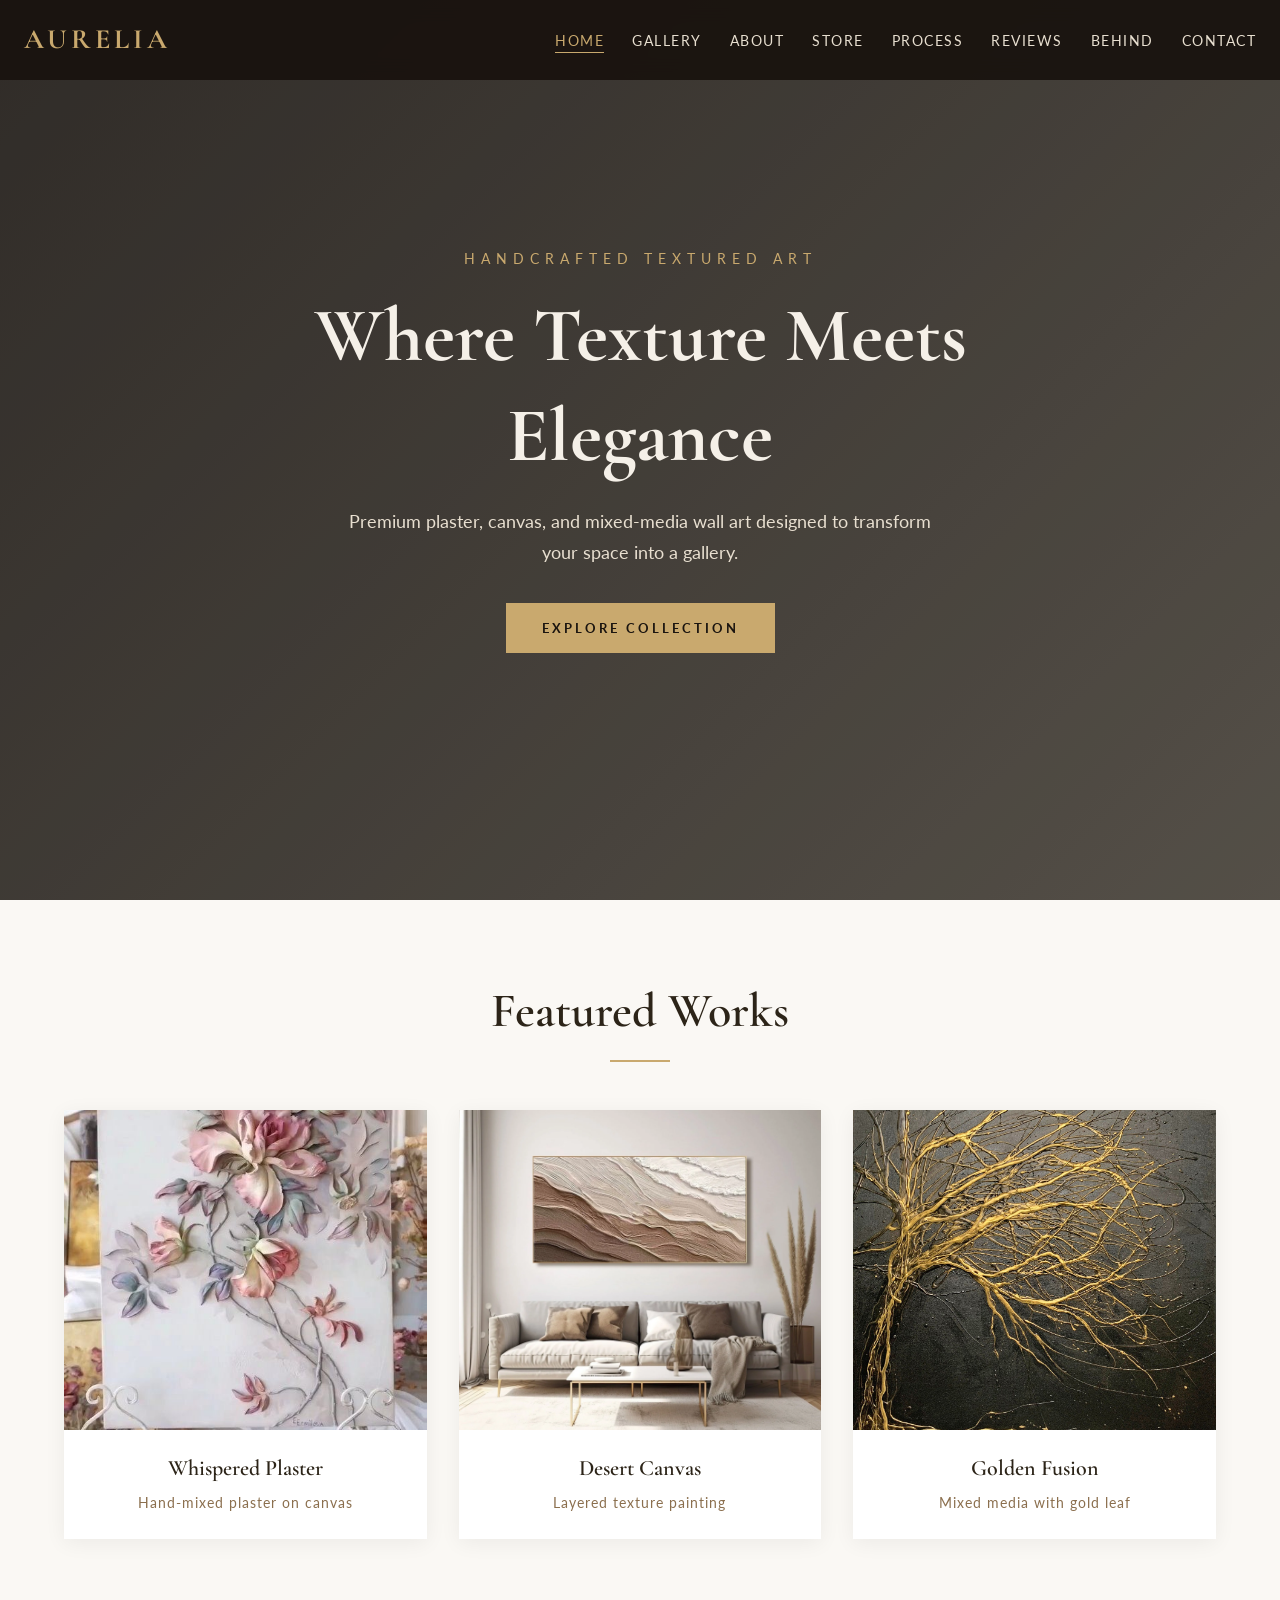
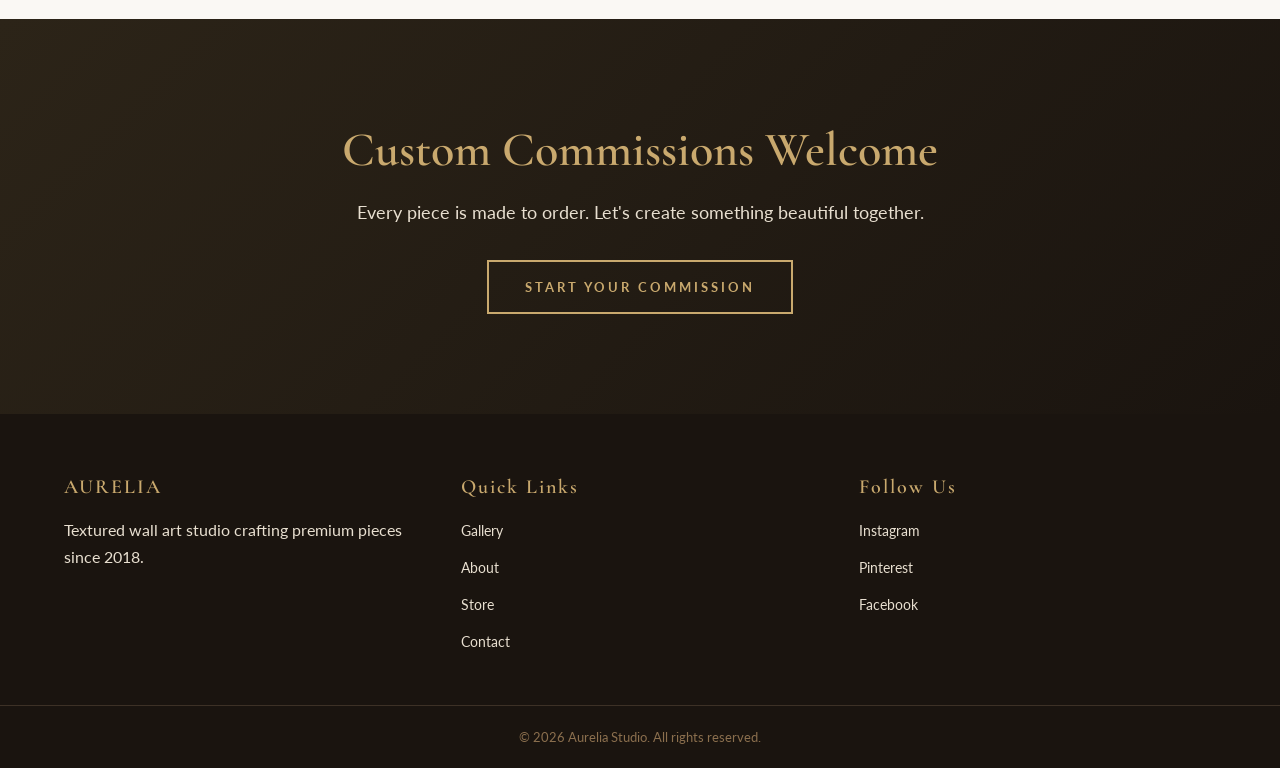
<file: art-studio/index.html>
<!DOCTYPE html>
<html lang="en">
<head>
    <meta charset="UTF-8">
    <meta name="viewport" content="width=device-width, initial-scale=1.0">
    <title>AURELIA — Textured Wall Art Studio</title>
    <link href="https://fonts.googleapis.com/css2?family=Cormorant+Garamond:wght@400;500;600;700&family=Lato:wght@300;400;700&display=swap" rel="stylesheet">
    <link rel="stylesheet" href="styles.css">
</head>
<body>
    <!-- Navigation -->
    <nav class="navbar" id="navbar">
        <div class="nav-container">
            <a href="index.html" class="logo">AURELIA</a>
            <ul class="nav-links">
                <li><a href="index.html" class="active">Home</a></li>
                <li><a href="gallery.html">Gallery</a></li>
                <li><a href="about.html">About</a></li>
                <li><a href="store.html">Store</a></li>
                <li><a href="process.html">Process</a></li>
                <li><a href="reviews.html">Reviews</a></li>
                <li><a href="behind.html">Behind</a></li>
                <li><a href="contact.html">Contact</a></li>
            </ul>
            <button class="hamburger" id="hamburger">☰</button>
        </div>
    </nav>

    <!-- Hero Section -->
    <header class="hero">
        <div class="hero-content">
            <p class="subtitle">Handcrafted Textured Art</p>
            <h1>Where Texture Meets Elegance</h1>
            <p class="description">Premium plaster, canvas, and mixed-media wall art designed to transform your space into a gallery.</p>
            <a href="gallery.html" class="btn-primary">Explore Collection</a>
        </div>
    </header>

    <!-- Featured Section -->
    <section class="section featured">
        <div class="container">
            <h2 class="section-title">Featured Works</h2>
            <div class="featured-grid">
                <div class="featured-card">
                    <img src="image/art-3.jpg" alt="Textured plaster art piece">
                    <div class="featured-info">
                        <h3>Whispered Plaster</h3>
                        <p>Hand-mixed plaster on canvas</p>
                    </div>
                </div>
                <div class="featured-card">
                    <img src="image/art-5.webp" alt="Minimal canvas texture art">
                    <div class="featured-info">
                        <h3>Desert Canvas</h3>
                        <p>Layered texture painting</p>
                    </div>
                </div>
                <div class="featured-card">
                    <img src="image/art-10.jpg" alt="Mixed media wall art">
                    <div class="featured-info">
                        <h3>Golden Fusion</h3>
                        <p>Mixed media with gold leaf</p>
                    </div>
                </div>
            </div>
        </div>
    </section>

    <!-- CTA Section -->
    <section class="section cta-section">
        <div class="container">
            <h2>Custom Commissions Welcome</h2>
            <p>Every piece is made to order. Let's create something beautiful together.</p>
            <a href="store.html" class="btn-secondary">Start Your Commission</a>
        </div>
    </section>

    <!-- Footer -->
    <footer class="footer">
        <div class="container footer-content">
            <div class="footer-col">
                <h4>AURELIA</h4>
                <p>Textured wall art studio crafting premium pieces since 2018.</p>
            </div>
            <div class="footer-col">
                <h4>Quick Links</h4>
                <ul>
                    <li><a href="gallery.html">Gallery</a></li>
                    <li><a href="about.html">About</a></li>
                    <li><a href="store.html">Store</a></li>
                    <li><a href="contact.html">Contact</a></li>
                </ul>
            </div>
            <div class="footer-col">
                <h4>Follow Us</h4>
                <ul>
                    <li><a href="#">Instagram</a></li>
                    <li><a href="#">Pinterest</a></li>
                    <li><a href="#">Facebook</a></li>
                </ul>
            </div>
        </div>
        <div class="footer-bottom">
            <p>&copy; 2026 Aurelia Studio. All rights reserved.</p>
        </div>
    </footer>

    <script src="script.js"></script>
</body>
</html>
</file>
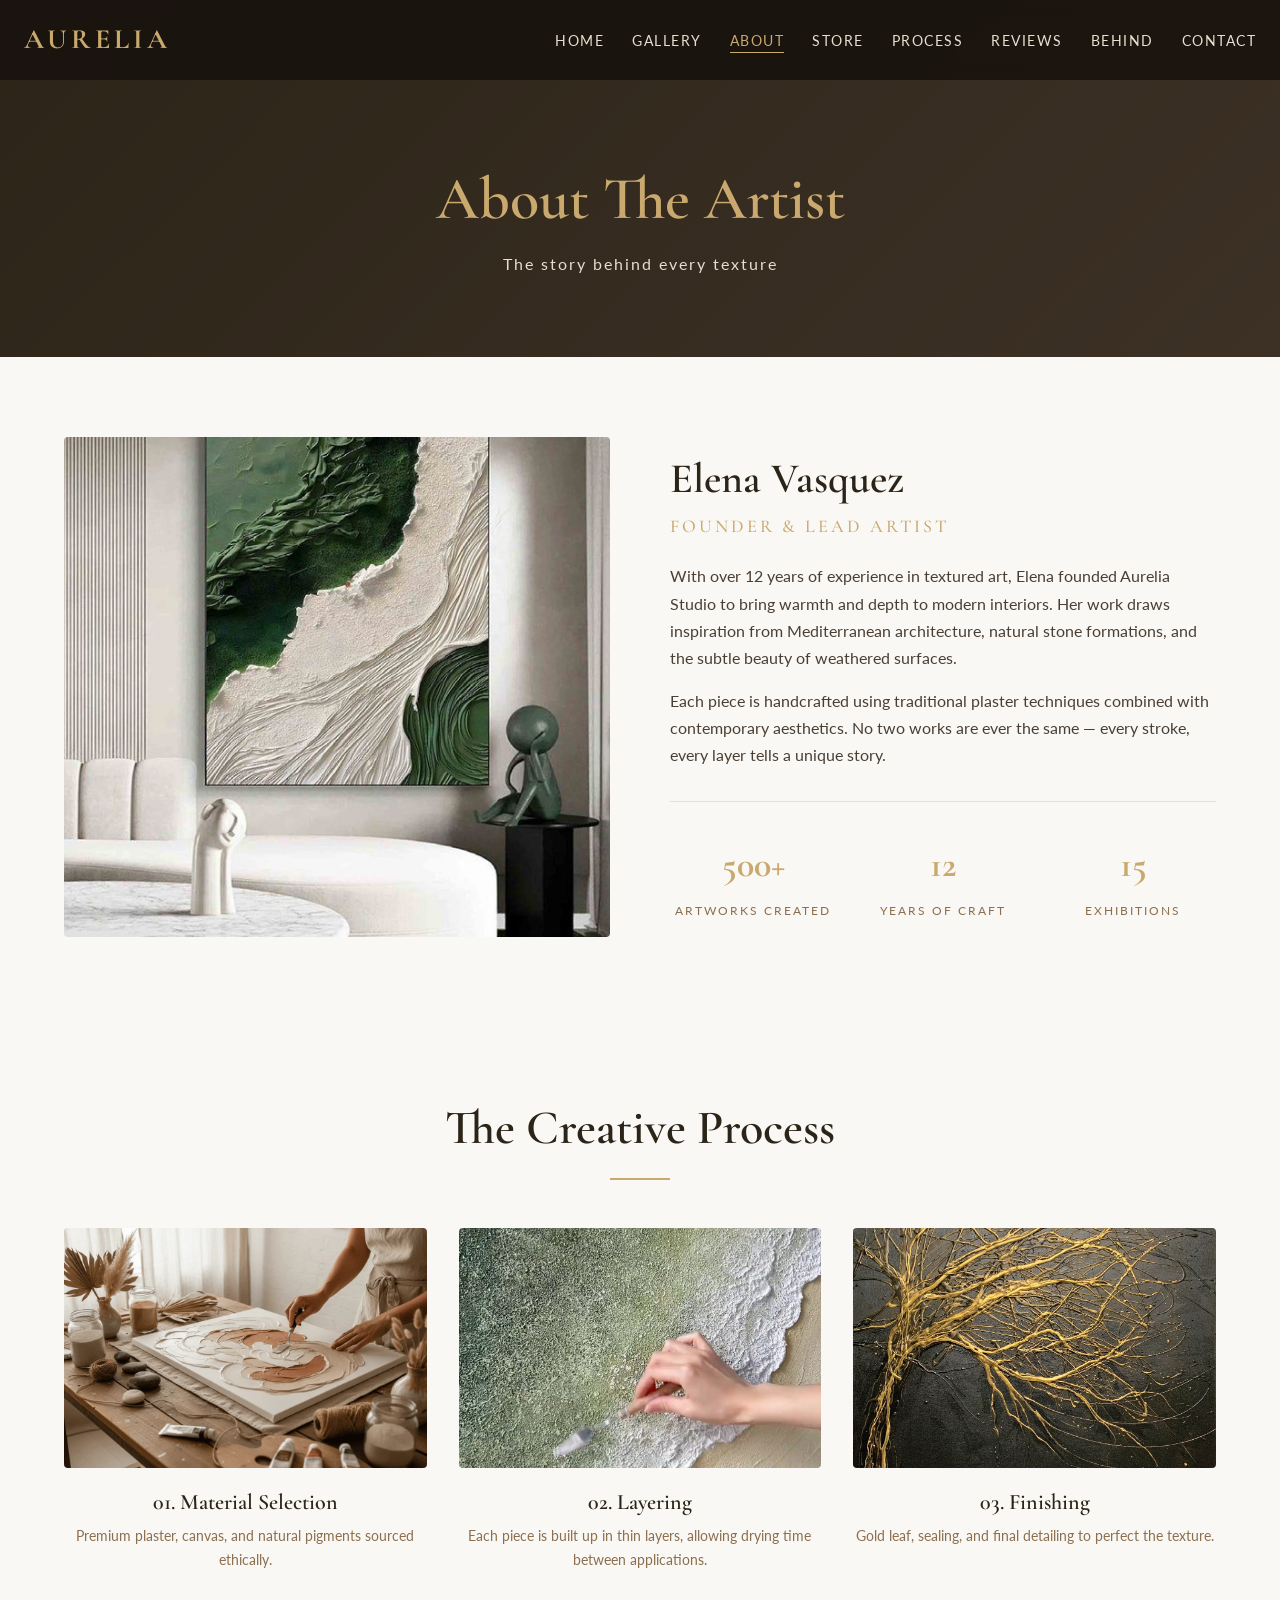
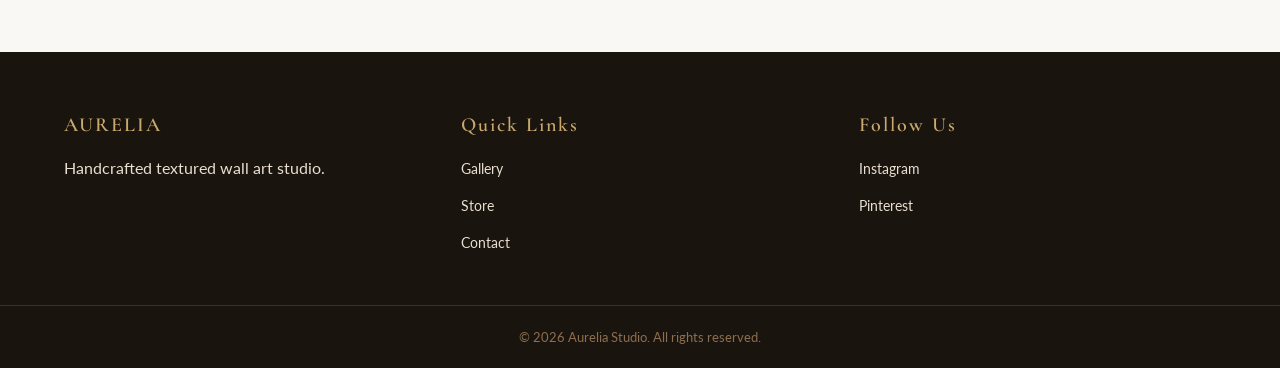
<file: art-studio/about.html>
<!DOCTYPE html>
<html lang="en">
<head>
    <meta charset="UTF-8">
    <meta name="viewport" content="width=device-width, initial-scale=1.0">
    <title>About — AURELIA Textured Wall Art</title>
    <link href="https://fonts.googleapis.com/css2?family=Cormorant+Garamond:wght@400;500;600;700&family=Lato:wght@300;400;700&display=swap" rel="stylesheet">
    <link rel="stylesheet" href="styles.css">
</head>
<body>
    <nav class="navbar" id="navbar">
        <div class="nav-container">
            <a href="index.html" class="logo">AURELIA</a>
            <ul class="nav-links">
                <li><a href="index.html">Home</a></li>
                <li><a href="gallery.html">Gallery</a></li>
                <li><a href="about.html" class="active">About</a></li>
                <li><a href="store.html">Store</a></li>
                <li><a href="process.html">Process</a></li>
                <li><a href="reviews.html">Reviews</a></li>
                <li><a href="behind.html">Behind</a></li>
                <li><a href="contact.html">Contact</a></li>
            </ul>
            <button class="hamburger" id="hamburger">☰</button>
        </div>
    </nav>

    <header class="page-header">
        <h1>About The Artist</h1>
        <p>The story behind every texture</p>
    </header>

    <section class="section about-content">
        <div class="container about-grid">
            <div class="about-image">
                <img src="image/art-7.jpg" alt="Artist working in studio">
            </div>
            <div class="about-text">
                <h2>Elena Vasquez</h2>
                <h3>Founder & Lead Artist</h3>
                <p>With over 12 years of experience in textured art, Elena founded Aurelia Studio to bring warmth and depth to modern interiors. Her work draws inspiration from Mediterranean architecture, natural stone formations, and the subtle beauty of weathered surfaces.</p>
                <p>Each piece is handcrafted using traditional plaster techniques combined with contemporary aesthetics. No two works are ever the same — every stroke, every layer tells a unique story.</p>
                <div class="stats">
                    <div class="stat"><span class="number">500+</span><span class="label">Artworks Created</span></div>
                    <div class="stat"><span class="number">12</span><span class="label">Years of Craft</span></div>
                    <div class="stat"><span class="number">15</span><span class="label">Exhibitions</span></div>
                </div>
            </div>
        </div>
    </section>

    <!-- Process Images -->
    <section class="section process-preview">
        <div class="container">
            <h2 class="section-title">The Creative Process</h2>
            <div class="process-grid">
                <div class="process-step">
                    <img src="image/art-12.webp" alt="Plaster preparation">
                    <h3>01. Material Selection</h3>
                    <p>Premium plaster, canvas, and natural pigments sourced ethically.</p>
                </div>
                <div class="process-step">
                    <img src="image/art-11.jpg" alt="Layering process">
                    <h3>02. Layering</h3>
                    <p>Each piece is built up in thin layers, allowing drying time between applications.</p>
                </div>
                <div class="process-step">
                    <img src="image/art-10.jpg" alt="Finishing touches">
                    <h3>03. Finishing</h3>
                    <p>Gold leaf, sealing, and final detailing to perfect the texture.</p>
                </div>
            </div>
        </div>
    </section>

    <footer class="footer">
        <div class="container footer-content">
            <div class="footer-col"><h4>AURELIA</h4><p>Handcrafted textured wall art studio.</p></div>
            <div class="footer-col"><h4>Quick Links</h4><ul><li><a href="gallery.html">Gallery</a></li><li><a href="store.html">Store</a></li><li><a href="contact.html">Contact</a></li></ul></div>
            <div class="footer-col"><h4>Follow Us</h4><ul><li><a href="#">Instagram</a></li><li><a href="#">Pinterest</a></li></ul></div>
        </div>
        <div class="footer-bottom"><p>&copy; 2026 Aurelia Studio. All rights reserved.</p></div>
    </footer>

    <script src="script.js"></script>
</body>
</html>
</file>
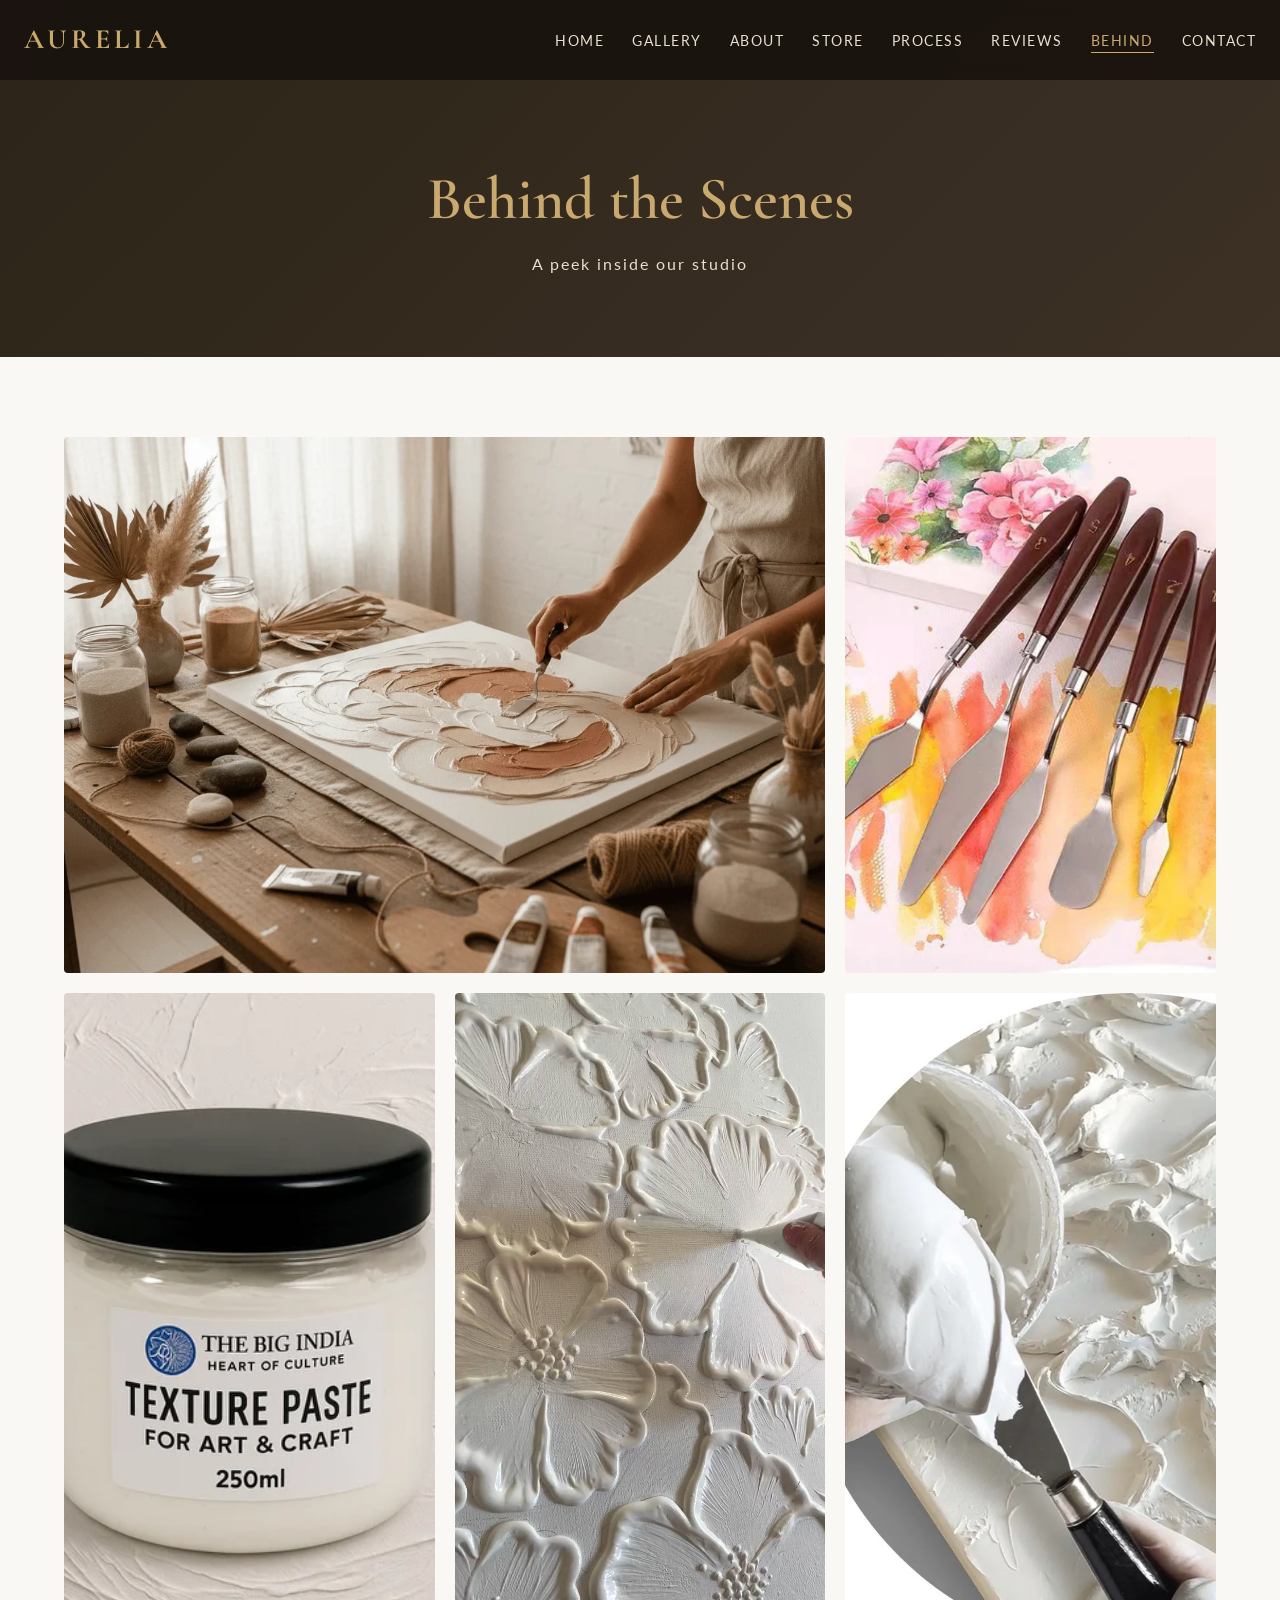
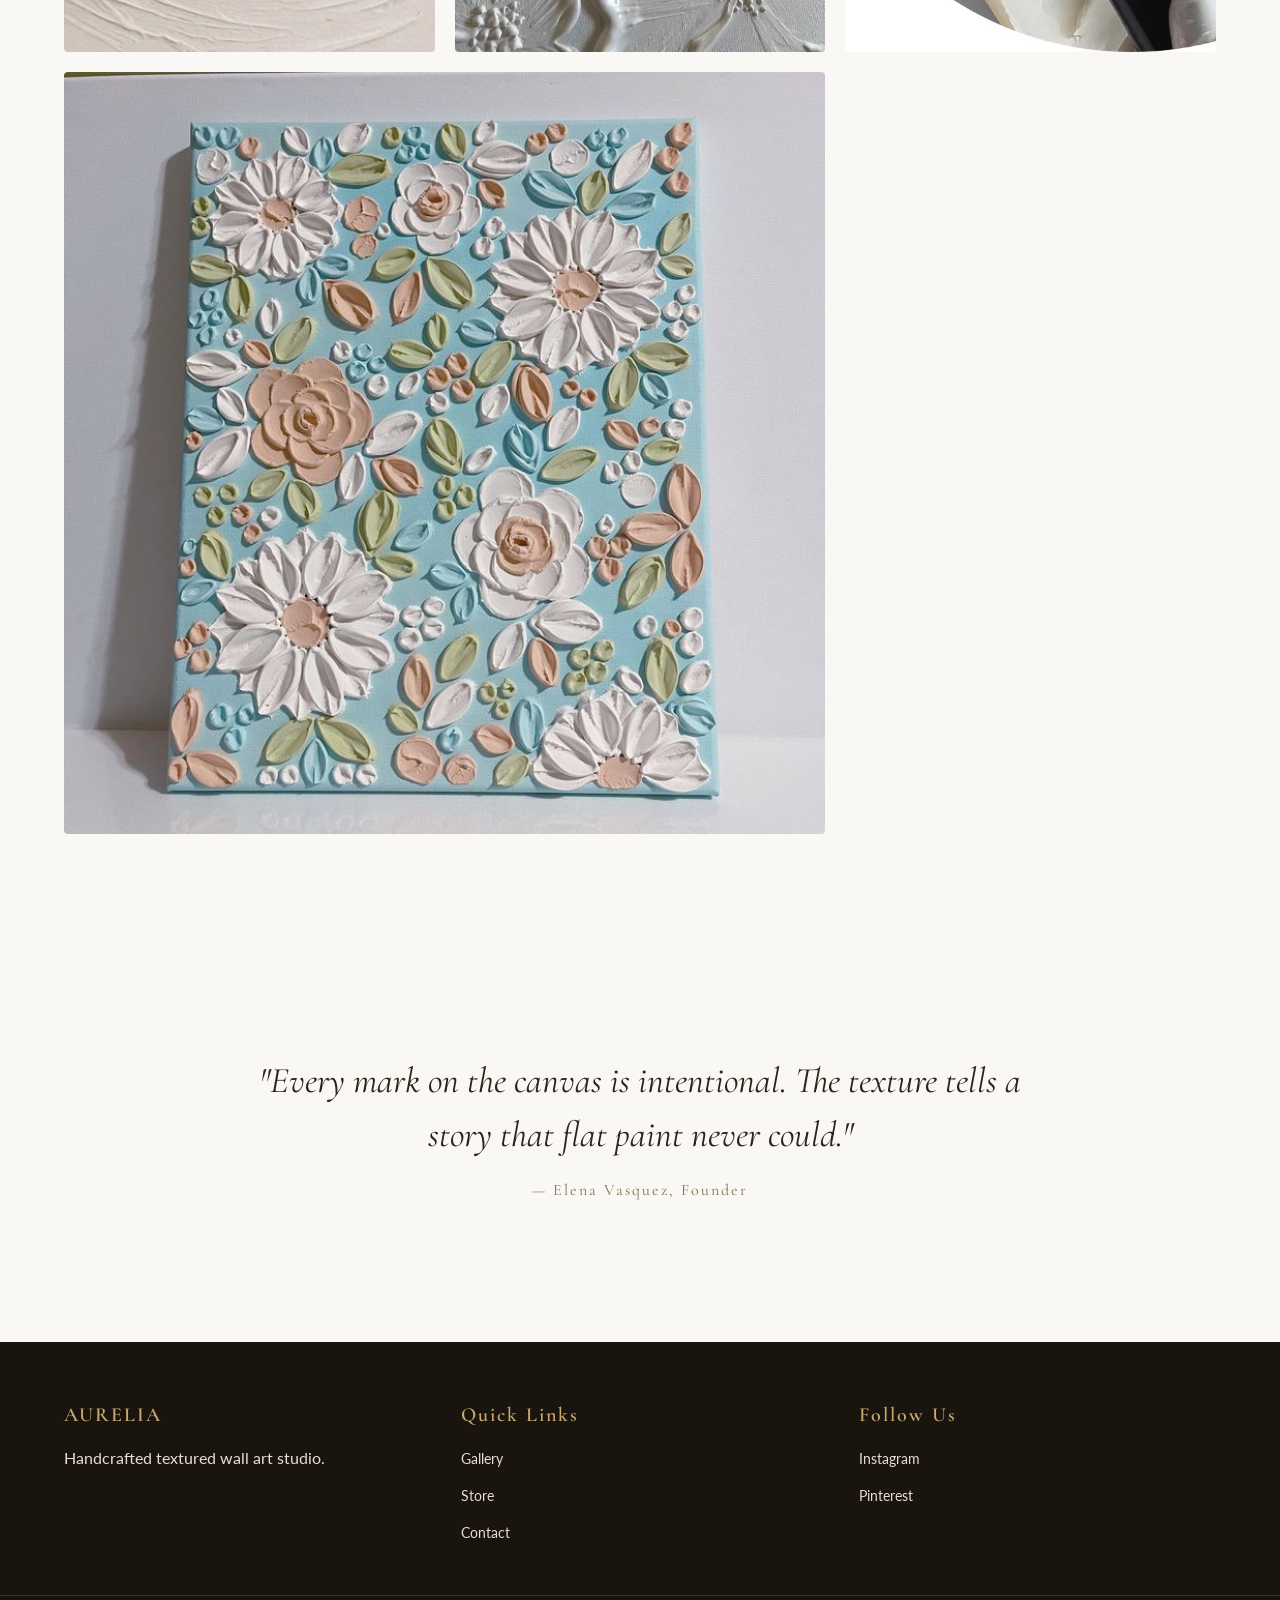
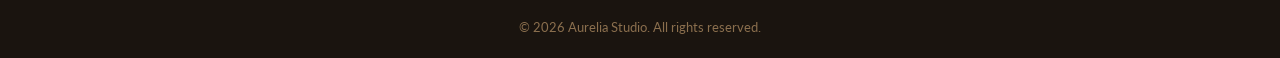
<file: art-studio/behind.html>
<!DOCTYPE html>
<html lang="en">
<head>
    <meta charset="UTF-8">
    <meta name="viewport" content="width=device-width, initial-scale=1.0">
    <title>Behind the Scenes — AURELIA</title>
    <link href="https://fonts.googleapis.com/css2?family=Cormorant+Garamond:wght@400;500;600;700&family=Lato:wght@300;400;700&display=swap" rel="stylesheet">
    <link rel="stylesheet" href="styles.css">
</head>
<body>
    <nav class="navbar" id="navbar">
        <div class="nav-container">
            <a href="index.html" class="logo">AURELIA</a>
            <ul class="nav-links">
                <li><a href="index.html">Home</a></li>
                <li><a href="gallery.html">Gallery</a></li>
                <li><a href="about.html">About</a></li>
                <li><a href="store.html">Store</a></li>
                <li><a href="process.html">Process</a></li>
                <li><a href="reviews.html">Reviews</a></li>
                <li><a href="behind.html" class="active">Behind</a></li>
                <li><a href="contact.html">Contact</a></li>
            </ul>
            <button class="hamburger" id="hamburger">☰</button>
        </div>
    </nav>

    <header class="page-header">
        <h1>Behind the Scenes</h1>
        <p>A peek inside our studio</p>
    </header>

    <section class="section behind-grid">
        <div class="container">
            <div class="behind-masonry">
                <div class="behind-item large">
                    <img src="image/art-12.webp" alt="Studio workspace overview">
                    <div class="behind-overlay"><h4>The Studio Space</h4></div>
                </div>
                <div class="behind-item">
                    <img src="image/art-15.webp" alt="Paint and tools">
                    <div class="behind-overlay"><h4>Tools of the Trade</h4></div>
                </div>
                <div class="behind-item">
                    <img src="image/art-16.webp" alt="Art materials">
                    <div class="behind-overlay"><h4>Material Library</h4></div>
                </div>
                <div class="behind-item">
                    <img src="image/art-18.jpg" alt="Work in progress">
                    <div class="behind-overlay"><h4>In Progress</h4></div>
                </div>
                <div class="behind-item">
                    <img src="image/art-17.jpg" alt="Plaster mixing">
                    <div class="behind-overlay"><h4>Plaster Mixing</h4></div>
                </div>
                <div class="behind-item large">
                    <img src="image/art-19.jpg" alt="Finished collection">
                    <div class="behind-overlay"><h4>Finished Collection</h4></div>
                </div>
            </div>
        </div>
    </section>

    <section class="section">
        <div class="container quote-section">
            <blockquote>
                "Every mark on the canvas is intentional. The texture tells a story that flat paint never could."
                <cite>— Elena Vasquez, Founder</cite>
            </blockquote>
        </div>
    </section>

    <footer class="footer">
        <div class="container footer-content">
            <div class="footer-col"><h4>AURELIA</h4><p>Handcrafted textured wall art studio.</p></div>
            <div class="footer-col"><h4>Quick Links</h4><ul><li><a href="gallery.html">Gallery</a></li><li><a href="store.html">Store</a></li><li><a href="contact.html">Contact</a></li></ul></div>
            <div class="footer-col"><h4>Follow Us</h4><ul><li><a href="#">Instagram</a></li><li><a href="#">Pinterest</a></li></ul></div>
        </div>
        <div class="footer-bottom"><p>&copy; 2026 Aurelia Studio. All rights reserved.</p></div>
    </footer>

    <script src="script.js"></script>
</body>
</html>
</file>
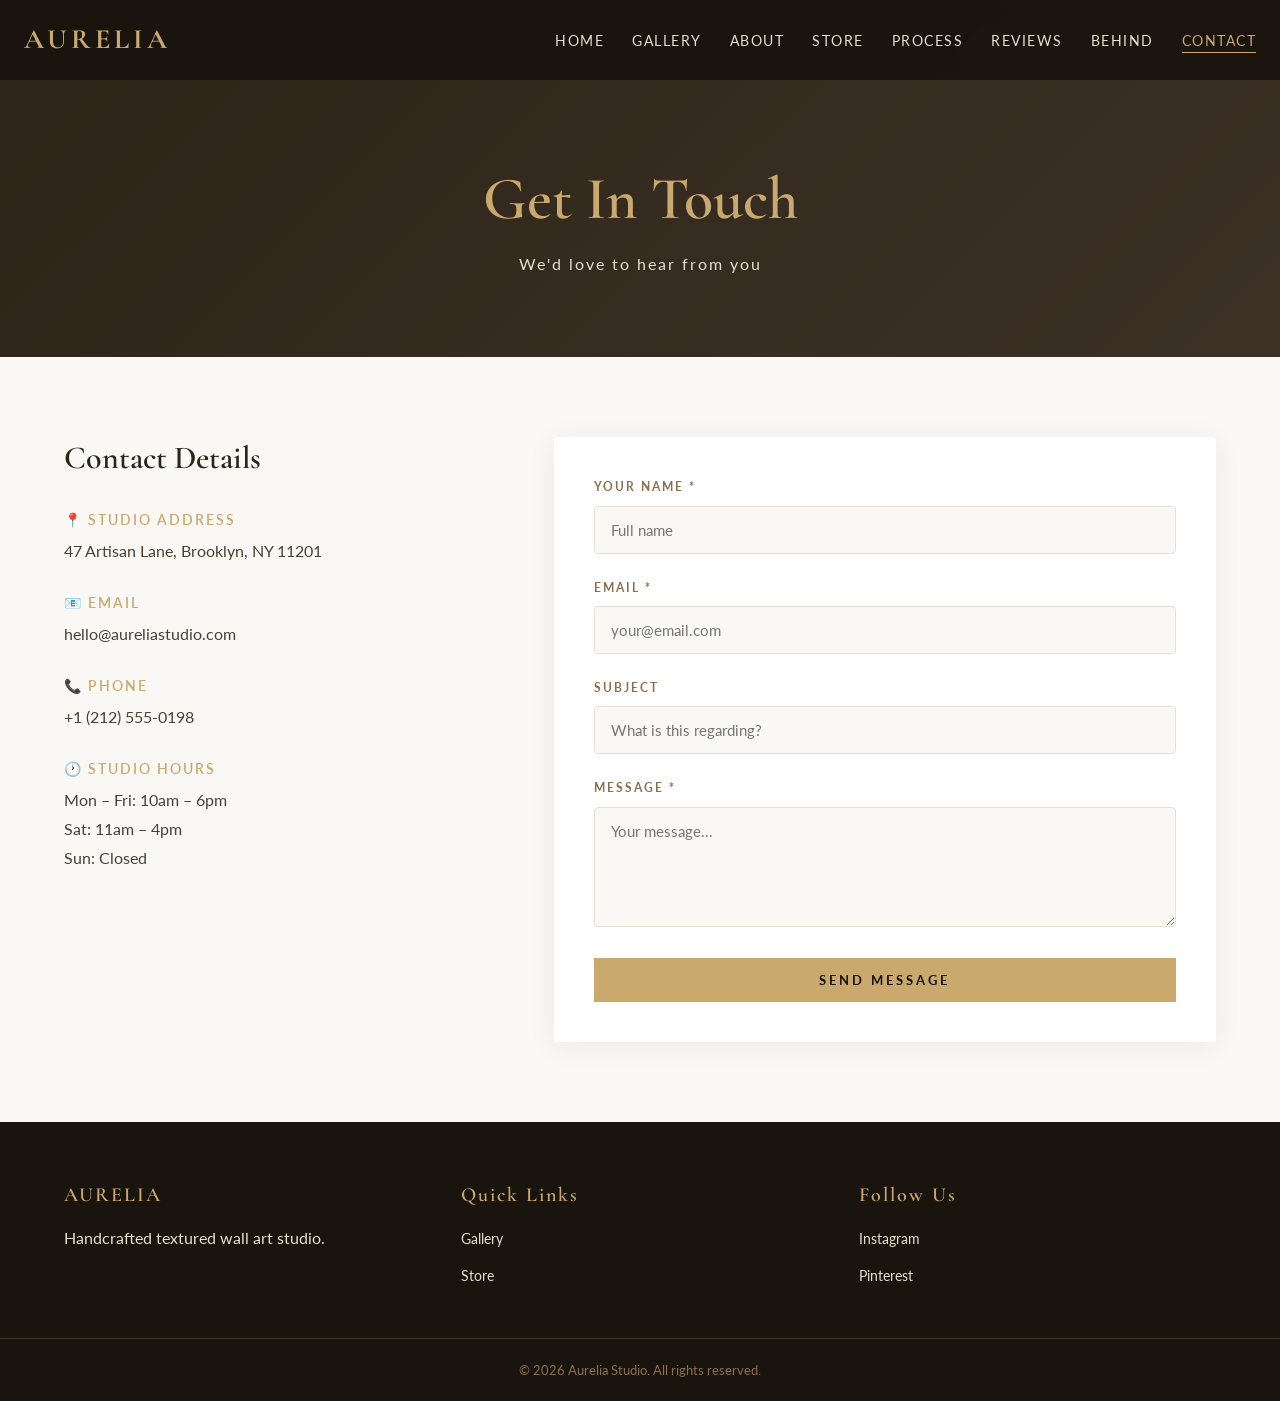
<file: art-studio/contact.html>
<!DOCTYPE html>
<html lang="en">
<head>
    <meta charset="UTF-8">
    <meta name="viewport" content="width=device-width, initial-scale=1.0">
    <title>Contact — AURELIA Textured Wall Art</title>
    <link href="https://fonts.googleapis.com/css2?family=Cormorant+Garamond:wght@400;500;600;700&family=Lato:wght@300;400;700&display=swap" rel="stylesheet">
    <link rel="stylesheet" href="styles.css">
</head>
<body>
    <nav class="navbar" id="navbar">
        <div class="nav-container">
            <a href="index.html" class="logo">AURELIA</a>
            <ul class="nav-links">
                <li><a href="index.html">Home</a></li>
                <li><a href="gallery.html">Gallery</a></li>
                <li><a href="about.html">About</a></li>
                <li><a href="store.html">Store</a></li>
                <li><a href="process.html">Process</a></li>
                <li><a href="reviews.html">Reviews</a></li>
                <li><a href="behind.html">Behind</a></li>
                <li><a href="contact.html" class="active">Contact</a></li>
            </ul>
            <button class="hamburger" id="hamburger">☰</button>
        </div>
    </nav>

    <header class="page-header">
        <h1>Get In Touch</h1>
        <p>We'd love to hear from you</p>
    </header>

    <section class="section contact-section">
        <div class="container contact-grid">
            <div class="contact-info">
                <h2>Contact Details</h2>
                <div class="contact-item">
                    <h4>📍 Studio Address</h4>
                    <p>47 Artisan Lane, Brooklyn, NY 11201</p>
                </div>
                <div class="contact-item">
                    <h4>📧 Email</h4>
                    <p>hello@aureliastudio.com</p>
                </div>
                <div class="contact-item">
                    <h4>📞 Phone</h4>
                    <p>+1 (212) 555-0198</p>
                </div>
                <div class="contact-item">
                    <h4>🕐 Studio Hours</h4>
                    <p>Mon – Fri: 10am – 6pm<br>Sat: 11am – 4pm<br>Sun: Closed</p>
                </div>
            </div>
            <div class="contact-form-wrapper">
                <form id="contactForm" class="order-form">
                    <div class="form-group">
                        <label for="cName">Your Name *</label>
                        <input type="text" id="cName" required placeholder="Full name">
                    </div>
                    <div class="form-group">
                        <label for="cEmail">Email *</label>
                        <input type="email" id="cEmail" required placeholder="your@email.com">
                    </div>
                    <div class="form-group">
                        <label for="cSubject">Subject</label>
                        <input type="text" id="cSubject" placeholder="What is this regarding?">
                    </div>
                    <div class="form-group">
                        <label for="cMessage">Message *</label>
                        <textarea id="cMessage" rows="5" required placeholder="Your message..."></textarea>
                    </div>
                    <button type="submit" class="btn-primary full-width">Send Message</button>
                </form>
                <div id="contactSuccess" class="success-message hidden">
                    ✓ Message sent! We'll get back to you soon.
                </div>
            </div>
        </div>
    </section>

    <footer class="footer">
        <div class="container footer-content">
            <div class="footer-col"><h4>AURELIA</h4><p>Handcrafted textured wall art studio.</p></div>
            <div class="footer-col"><h4>Quick Links</h4><ul><li><a href="gallery.html">Gallery</a></li><li><a href="store.html">Store</a></li></ul></div>
            <div class="footer-col"><h4>Follow Us</h4><ul><li><a href="#">Instagram</a></li><li><a href="#">Pinterest</a></li></ul></div>
        </div>
        <div class="footer-bottom"><p>&copy; 2026 Aurelia Studio. All rights reserved.</p></div>
    </footer>

    <script src="script.js"></script>
</body>
</html>
</file>
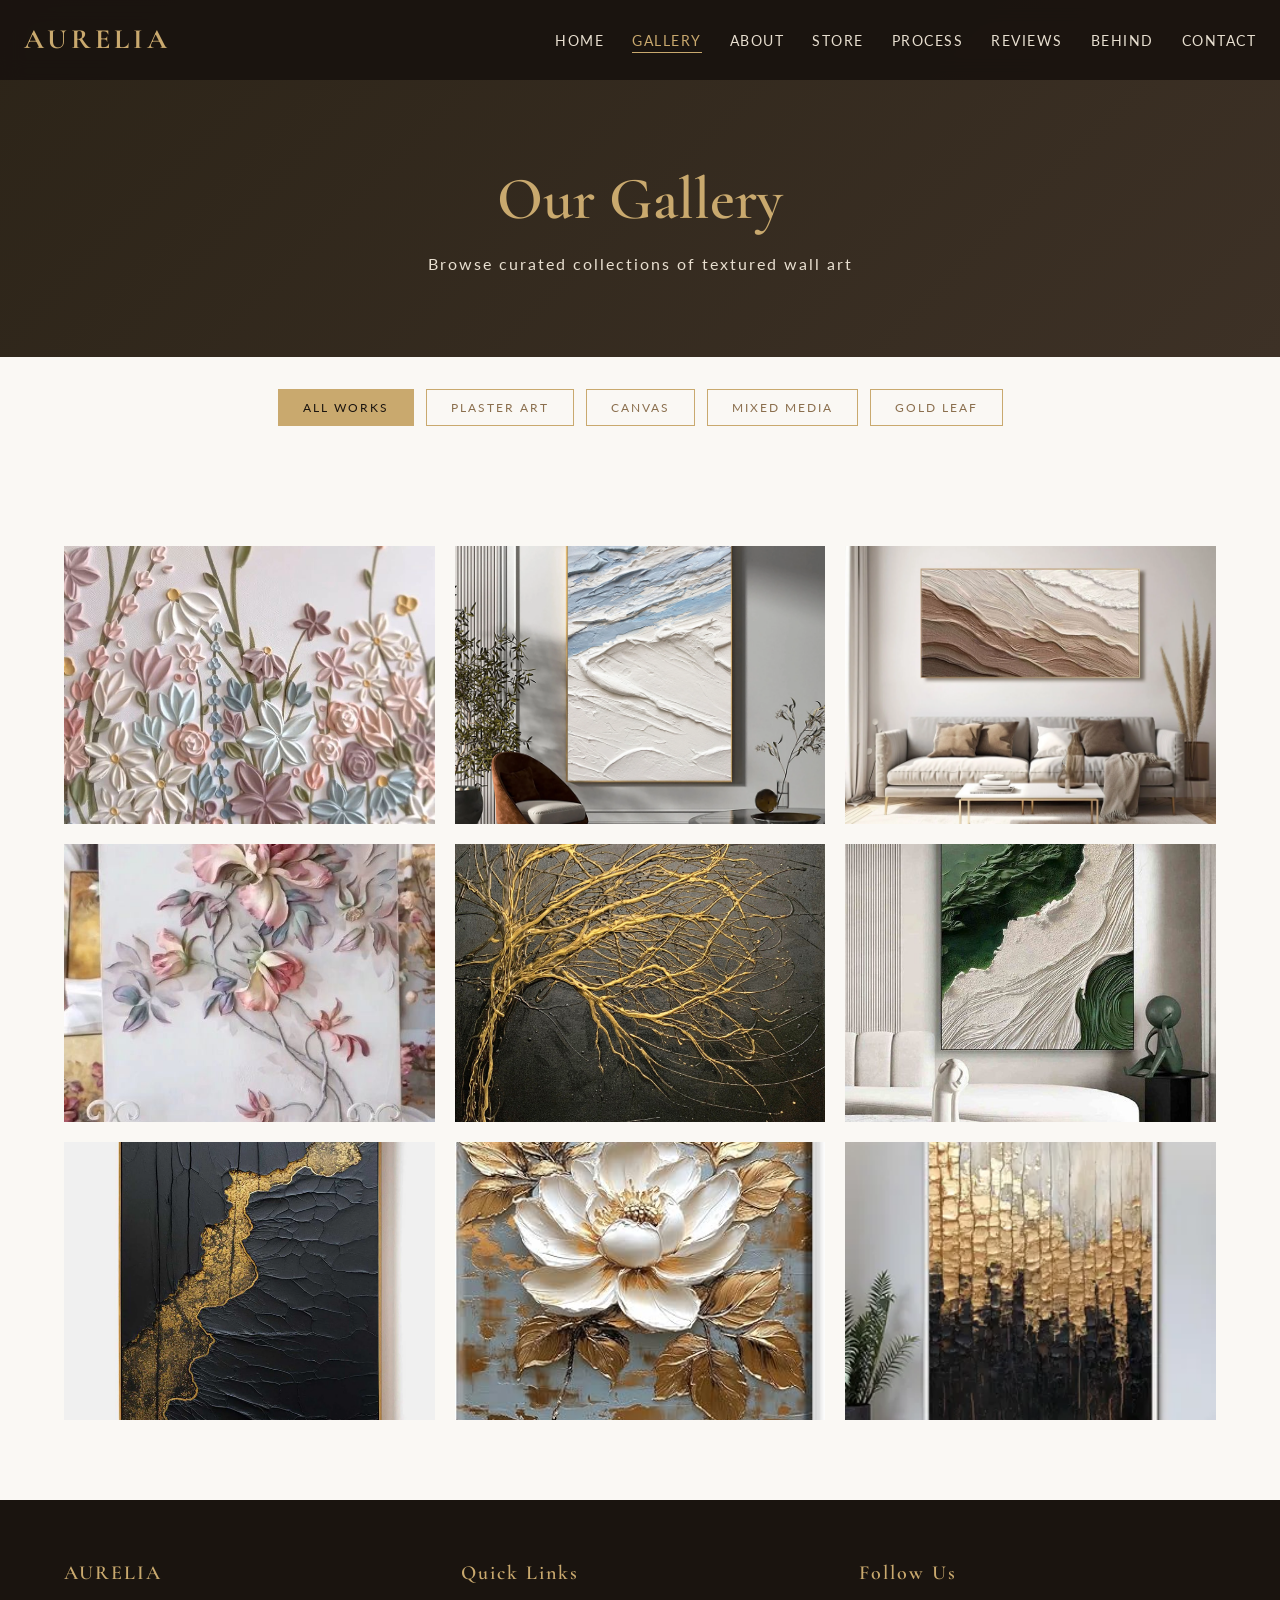
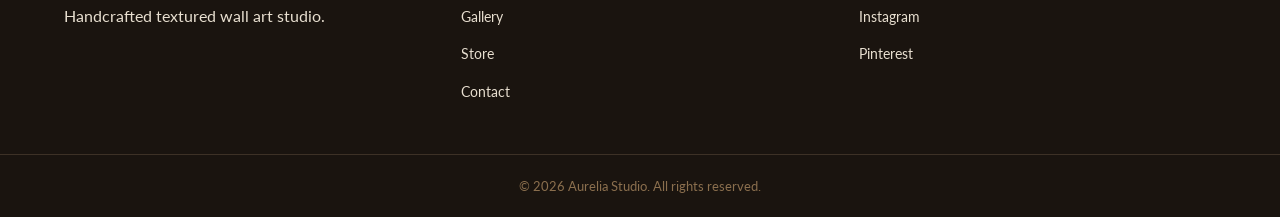
<file: art-studio/gallery.html>
<!DOCTYPE html>
<html lang="en">
<head>
    <meta charset="UTF-8">
    <meta name="viewport" content="width=device-width, initial-scale=1.0">
    <title>Gallery — AURELIA Textured Wall Art</title>
    <link href="https://fonts.googleapis.com/css2?family=Cormorant+Garamond:wght@400;500;600;700&family=Lato:wght@300;400;700&display=swap" rel="stylesheet">
    <link rel="stylesheet" href="styles.css">
</head>
<body>
    <nav class="navbar" id="navbar">
        <div class="nav-container">
            <a href="index.html" class="logo">AURELIA</a>
            <ul class="nav-links">
                <li><a href="index.html">Home</a></li>
                <li><a href="gallery.html" class="active">Gallery</a></li>
                <li><a href="about.html">About</a></li>
                <li><a href="store.html">Store</a></li>
                <li><a href="process.html">Process</a></li>
                <li><a href="reviews.html">Reviews</a></li>
                <li><a href="behind.html">Behind</a></li>
                <li><a href="contact.html">Contact</a></li>
            </ul>
            <button class="hamburger" id="hamburger">☰</button>
        </div>
    </nav>

    <header class="page-header">
        <h1>Our Gallery</h1>
        <p>Browse curated collections of textured wall art</p>
    </header>

    <!-- Category Filter -->
    <section class="section filter-section">
        <div class="container">
            <div class="filter-buttons">
                <button class="filter-btn active" data-filter="all">All Works</button>
                <button class="filter-btn" data-filter="plaster">Plaster Art</button>
                <button class="filter-btn" data-filter="canvas">Canvas</button>
                <button class="filter-btn" data-filter="mixed">Mixed Media</button>
                <button class="filter-btn" data-filter="gold">Gold Leaf</button>
            </div>
        </div>
    </section>

    <!-- Gallery Grid -->
    <section class="section gallery-section">
        <div class="container">
            <div class="gallery-grid" id="galleryGrid">
                <!-- Plaster -->
                <div class="gallery-item" data-category="plaster">
                    <img src="image/art-4.jpg" alt="Textured plaster artwork">
                    <div class="overlay"><h3>Whispered Plaster</h3><span>Plaster on Canvas</span></div>
                </div>
                <div class="gallery-item" data-category="plaster">
                    <img src="image/art-6.webp" alt="Plaster texture wall art">
                    <div class="overlay"><h3>Calm Surface</h3><span>Plaster Medium</span></div>
                </div>
                <!-- Canvas -->
                <div class="gallery-item" data-category="canvas">
                    <img src="image/art-5.webp" alt="Minimal canvas art">
                    <div class="overlay"><h3>Desert Canvas</h3><span>Layered Canvas</span></div>
                </div>
                <div class="gallery-item" data-category="canvas">
                    <img src="image/art-3.jpg" alt="Canvas painting">
                    <div class="overlay"><h3>Soft Layers</h3><span>Acrylic Canvas</span></div>
                </div>
                <!-- Mixed Media -->
                <div class="gallery-item" data-category="mixed">
                    <img src="image/art-10.jpg" alt="Mixed media art piece">
                    <div class="overlay"><h3>Golden Fusion</h3><span>Mixed Media</span></div>
                </div>
                <div class="gallery-item" data-category="mixed">
                    <img src="image/art-7.jpg" alt="Textured mixed media">
                    <div class="overlay"><h3>Urban Texture</h3><span>Mixed Media</span></div>
                </div>
                <!-- Gold -->
                <div class="gallery-item" data-category="gold">
                    <img src="image/art-8.webp" alt="Gold leaf textured art">
                    <div class="overlay"><h3>Golden Hour</h3><span>Gold Leaf on Plaster</span></div>
                </div>
                <div class="gallery-item" data-category="gold">
                    <img src="image/art-9.jpg" alt="Gold accent wall art">
                    <div class="overlay"><h3>Midas Touch</h3><span>Gold Leaf Canvas</span></div>
                </div>
                <div class="gallery-item" data-category="gold">
                    <img src="image/art-1.webp" alt="Gold accent wall art">
                    <div class="overlay"><h3>Golden Touch</h3><span>Gold Leaf Canvas</span></div>
                </div>
            </div>
        </div>
    </section>

    <footer class="footer">
        <div class="container footer-content">
            <div class="footer-col"><h4>AURELIA</h4><p>Handcrafted textured wall art studio.</p></div>
            <div class="footer-col"><h4>Quick Links</h4><ul><li><a href="gallery.html">Gallery</a></li><li><a href="store.html">Store</a></li><li><a href="contact.html">Contact</a></li></ul></div>
            <div class="footer-col"><h4>Follow Us</h4><ul><li><a href="#">Instagram</a></li><li><a href="#">Pinterest</a></li></ul></div>
        </div>
        <div class="footer-bottom"><p>&copy; 2026 Aurelia Studio. All rights reserved.</p></div>
    </footer>

    <script src="
</file>
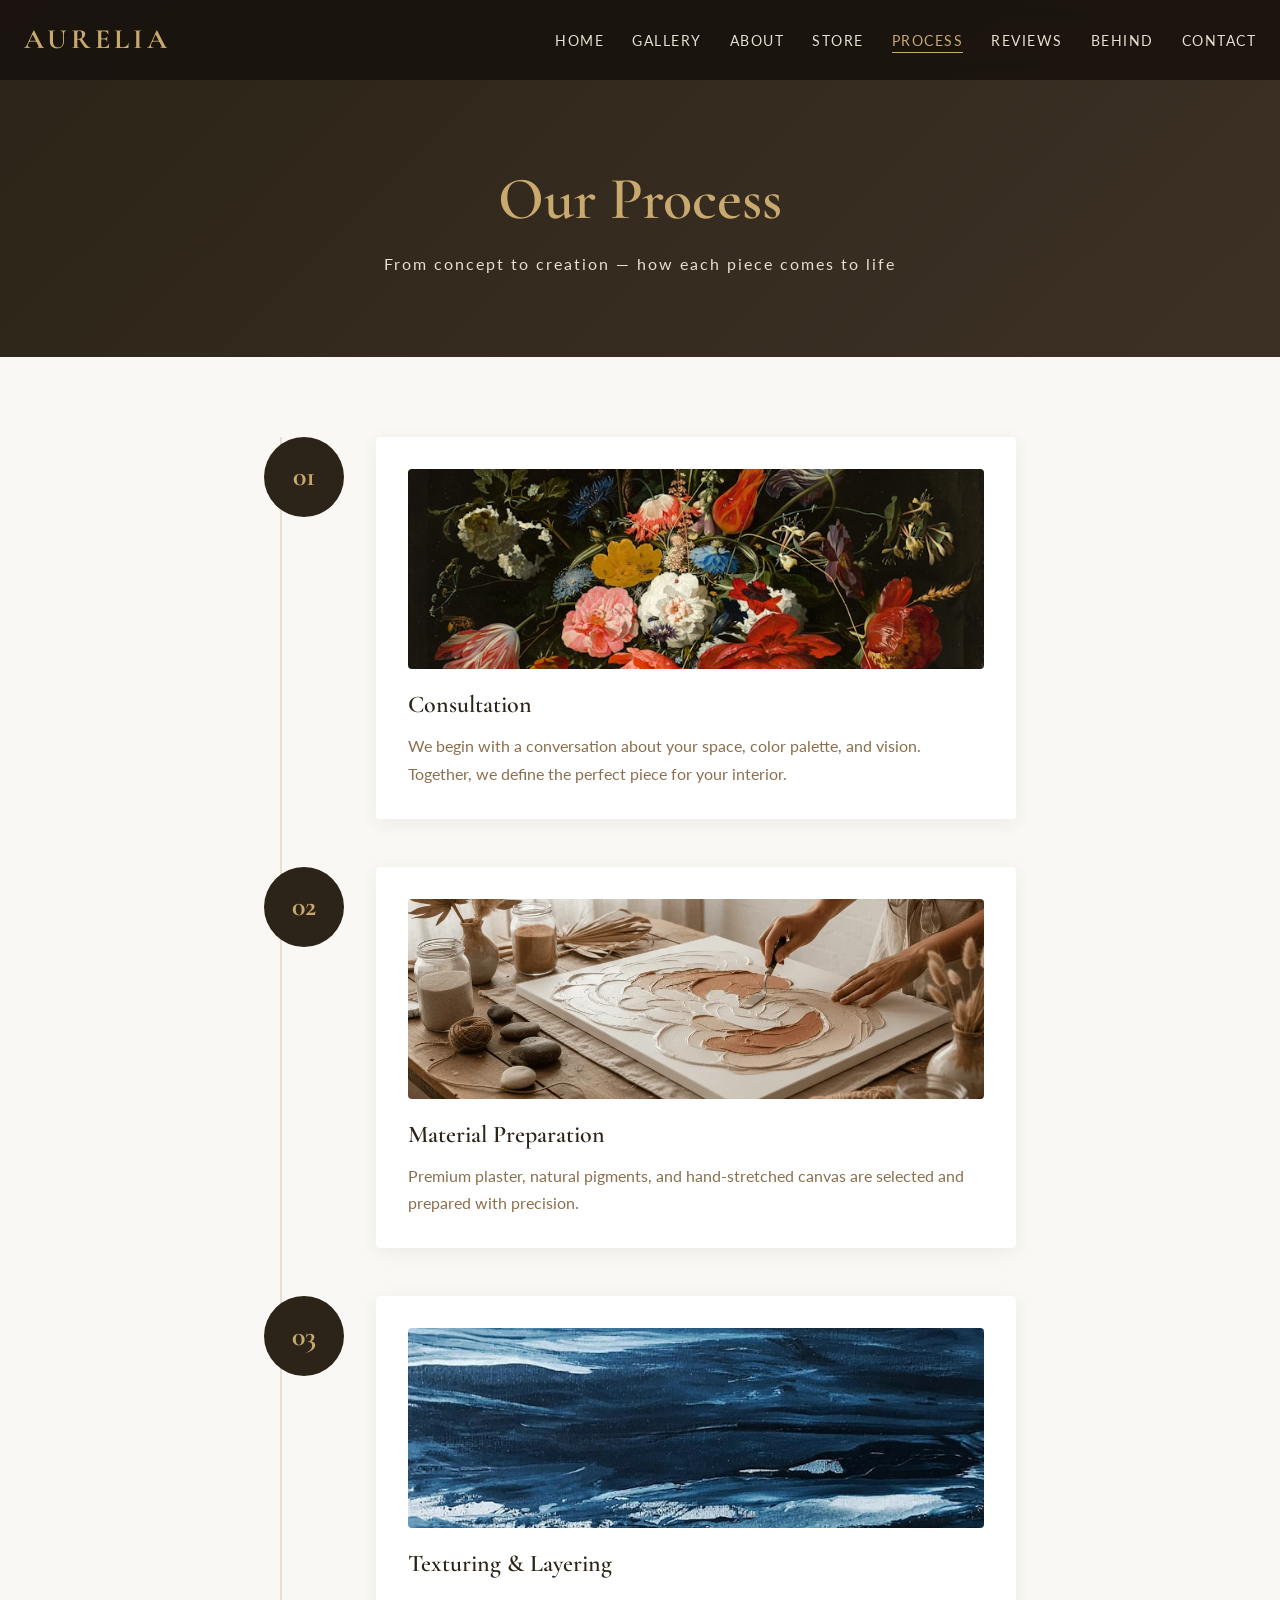
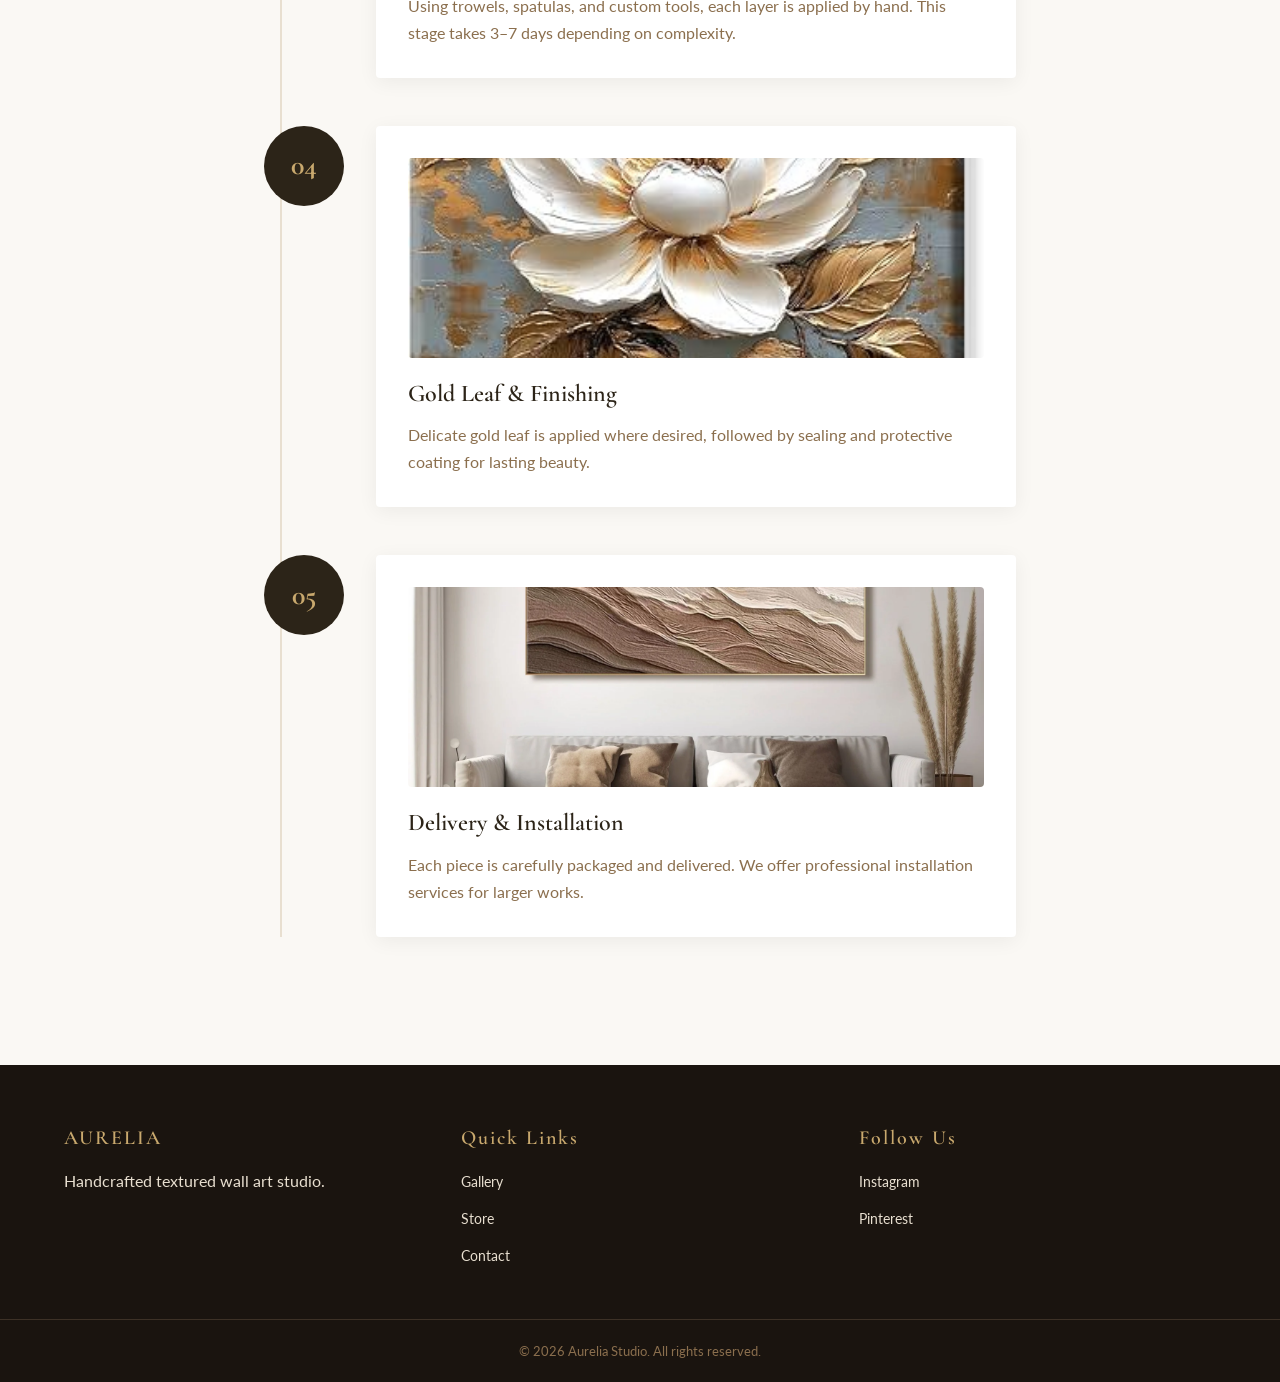
<file: art-studio/process.html>
<!DOCTYPE html>
<html lang="en">
<head>
    <meta charset="UTF-8">
    <meta name="viewport" content="width=device-width, initial-scale=1.0">
    <title>Process — AURELIA</title>
    <link href="https://fonts.googleapis.com/css2?family=Cormorant+Garamond:wght@400;500;600;700&family=Lato:wght@300;400;700&display=swap" rel="stylesheet">
    <link rel="stylesheet" href="styles.css">
</head>
<body>
    <nav class="navbar" id="navbar">
        <div class="nav-container">
            <a href="index.html" class="logo">AURELIA</a>
            <ul class="nav-links">
                <li><a href="index.html">Home</a></li>
                <li><a href="gallery.html">Gallery</a></li>
                <li><a href="about.html">About</a></li>
                <li><a href="store.html">Store</a></li>
                <li><a href="process.html" class="active">Process</a></li>
                <li><a href="reviews.html">Reviews</a></li>
                <li><a href="behind.html">Behind</a></li>
                <li><a href="contact.html">Contact</a></li>
            </ul>
            <button class="hamburger" id="hamburger">☰</button>
        </div>
    </nav>

    <header class="page-header">
        <h1>Our Process</h1>
        <p>From concept to creation — how each piece comes to life</p>
    </header>

    <section class="section">
        <div class="container process-timeline">
            <div class="timeline-step">
                <div class="timeline-number">01</div>
                <div class="timeline-content">
                    <img src="image/art-14.jpg" alt="Consultation and sketching">
                    <h3>Consultation</h3>
                    <p>We begin with a conversation about your space, color palette, and vision. Together, we define the perfect piece for your interior.</p>
                </div>
            </div>
            <div class="timeline-step">
                <div class="timeline-number">02</div>
                <div class="timeline-content">
                    <img src="image/art-12.webp" alt="Preparing materials">
                    <h3>Material Preparation</h3>
                    <p>Premium plaster, natural pigments, and hand-stretched canvas are selected and prepared with precision.</p>
                </div>
            </div>
            <div class="timeline-step">
                <div class="timeline-number">03</div>
                <div class="timeline-content">
                    <img src="image/art-13.jpg" alt="Layering process">
                    <h3>Texturing & Layering</h3>
                    <p>Using trowels, spatulas, and custom tools, each layer is applied by hand. This stage takes 3–7 days depending on complexity.</p>
                </div>
            </div>
            <div class="timeline-step">
                <div class="timeline-number">04</div>
                <div class="timeline-content">
                    <img src="image/art-9.jpg" alt="Gold leaf application">
                    <h3>Gold Leaf & Finishing</h3>
                    <p>Delicate gold leaf is applied where desired, followed by sealing and protective coating for lasting beauty.</p>
                </div>
            </div>
            <div class="timeline-step">
                <div class="timeline-number">05</div>
                <div class="timeline-content">
                    <img src="image/art-5.webp" alt="Final artwork ready">
                    <h3>Delivery & Installation</h3>
                    <p>Each piece is carefully packaged and delivered. We offer professional installation services for larger works.</p>
                </div>
            </div>
        </div>
    </section>

    <footer class="footer">
        <div class="container footer-content">
            <div class="footer-col"><h4>AURELIA</h4><p>Handcrafted textured wall art studio.</p></div>
            <div class="footer-col"><h4>Quick Links</h4><ul><li><a href="gallery.html">Gallery</a></li><li><a href="store.html">Store</a></li><li><a href="contact.html">Contact</a></li></ul></div>
            <div class="footer-col"><h4>Follow Us</h4><ul><li><a href="#">Instagram</a></li><li><a href="#">Pinterest</a></li></ul></div>
        </div>
        <div class="footer-bottom"><p>&copy; 2026 Aurelia Studio. All rights reserved.</p></div>
    </footer>

    <script src="script.js"></script>
</body>
</html>
</file>
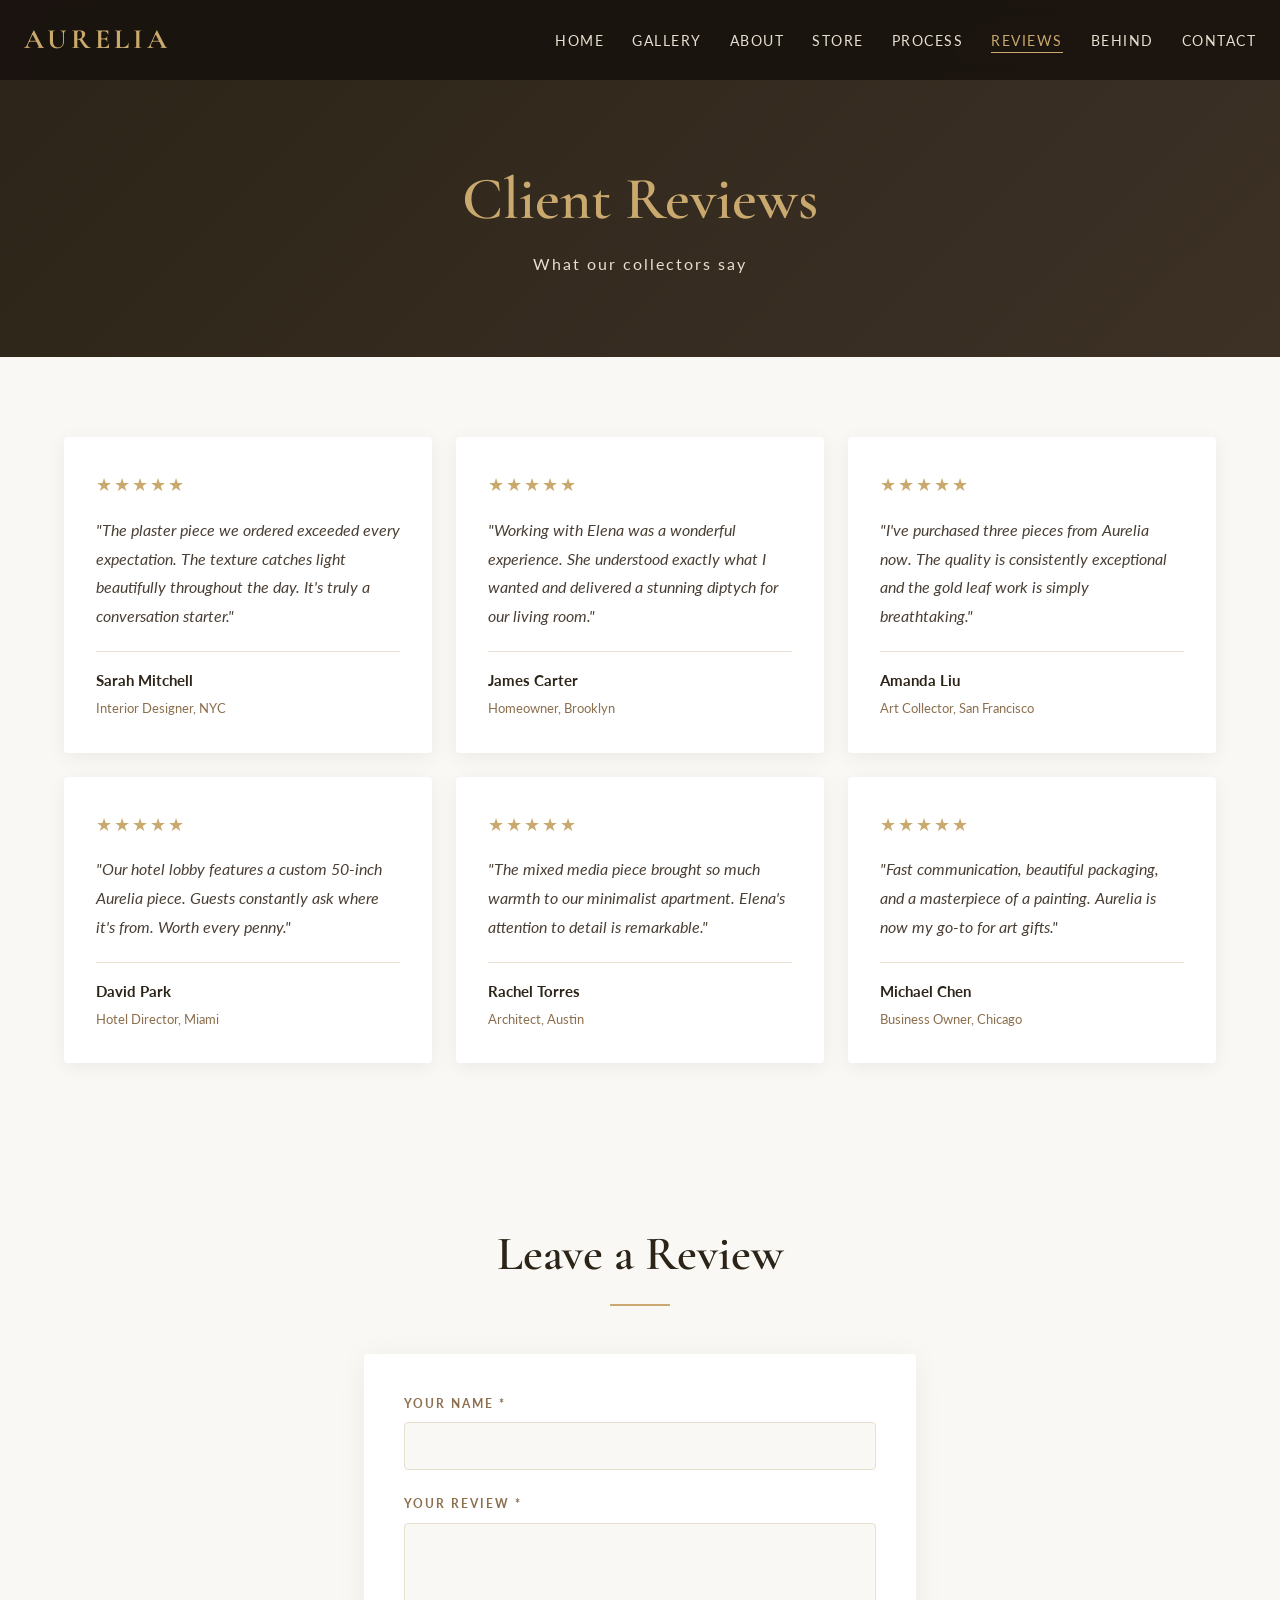
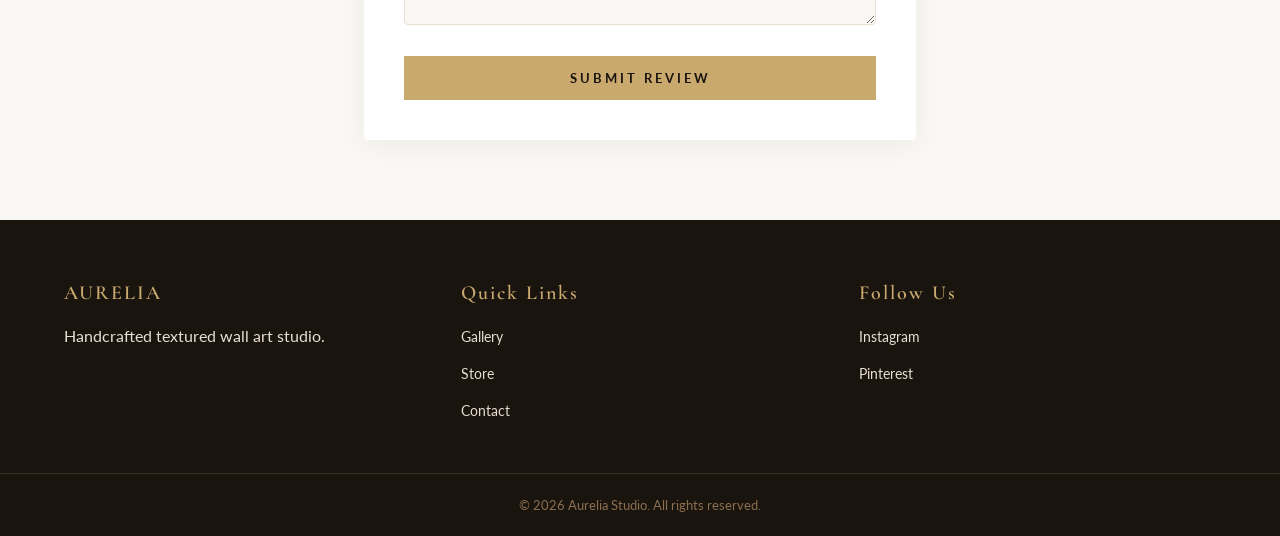
<file: art-studio/reviews.html>
<!DOCTYPE html>
<html lang="en">
<head>
    <meta charset="UTF-8">
    <meta name="viewport" content="width=device-width, initial-scale=1.0">
    <title>Reviews — AURELIA</title>
    <link href="https://fonts.googleapis.com/css2?family=Cormorant+Garamond:wght@400;500;600;700&family=Lato:wght@300;400;700&display=swap" rel="stylesheet">
    <link rel="stylesheet" href="styles.css">
</head>
<body>
    <nav class="navbar" id="navbar">
        <div class="nav-container">
            <a href="index.html" class="logo">AURELIA</a>
            <ul class="nav-links">
                <li><a href="index.html">Home</a></li>
                <li><a href="gallery.html">Gallery</a></li>
                <li><a href="about.html">About</a></li>
                <li><a href="store.html">Store</a></li>
                <li><a href="process.html">Process</a></li>
                <li><a href="reviews.html" class="active">Reviews</a></li>
                <li><a href="behind.html">Behind</a></li>
                <li><a href="contact.html">Contact</a></li>
            </ul>
            <button class="hamburger" id="hamburger">☰</button>
        </div>
    </nav>

    <header class="page-header">
        <h1>Client Reviews</h1>
        <p>What our collectors say</p>
    </header>

    <section class="section">
        <div class="container reviews-grid">
            <div class="review-card">
                <div class="stars">★★★★★</div>
                <p>"The plaster piece we ordered exceeded every expectation. The texture catches light beautifully throughout the day. It's truly a conversation starter."</p>
                <div class="reviewer"><strong>Sarah Mitchell</strong><span>Interior Designer, NYC</span></div>
            </div>
            <div class="review-card">
                <div class="stars">★★★★★</div>
                <p>"Working with Elena was a wonderful experience. She understood exactly what I wanted and delivered a stunning diptych for our living room."</p>
                <div class="reviewer"><strong>James Carter</strong><span>Homeowner, Brooklyn</span></div>
            </div>
            <div class="review-card">
                <div class="stars">★★★★★</div>
                <p>"I've purchased three pieces from Aurelia now. The quality is consistently exceptional and the gold leaf work is simply breathtaking."</p>
                <div class="reviewer"><strong>Amanda Liu</strong><span>Art Collector, San Francisco</span></div>
            </div>
            <div class="review-card">
                <div class="stars">★★★★★</div>
                <p>"Our hotel lobby features a custom 50-inch Aurelia piece. Guests constantly ask where it's from. Worth every penny."</p>
                <div class="reviewer"><strong>David Park</strong><span>Hotel Director, Miami</span></div>
            </div>
            <div class="review-card">
                <div class="stars">★★★★★</div>
                <p>"The mixed media piece brought so much warmth to our minimalist apartment. Elena's attention to detail is remarkable."</p>
                <div class="reviewer"><strong>Rachel Torres</strong><span>Architect, Austin</span></div>
            </div>
            <div class="review-card">
                <div class="stars">★★★★★</div>
                <p>"Fast communication, beautiful packaging, and a masterpiece of a painting. Aurelia is now my go-to for art gifts."</p>
                <div class="reviewer"><strong>Michael Chen</strong><span>Business Owner, Chicago</span></div>
            </div>
        </div>
    </section>

    <!-- Leave a Review -->
    <section class="section">
        <div class="container review-form-container">
            <h2 class="section-title">Leave a Review</h2>
            <form id="reviewForm" class="order-form">
                <div class="form-group">
                    <label for="rName">Your Name *</label>
                    <input type="text" id="rName" required>
                </div>
                <div class="form-group">
                    <label for="rReview">Your Review *</label>
                    <textarea id="rReview" rows="4" required></textarea>
                </div>
                <button type="submit" class="btn-primary full-width">Submit Review</button>
            </form>
            <div id="reviewSuccess" class="success-message hidden">
                ✓ Thank you for your review!
            </div>
        </div>
    </section>

    <footer class="footer">
        <div class="container footer-content">
            <div class="footer-col"><h4>AURELIA</h4><p>Handcrafted textured wall art studio.</p></div>
            <div class="footer-col"><h4>Quick Links</h4><ul><li><a href="gallery.html">Gallery</a></li><li><a href="store.html">Store</a></li><li><a href="contact.html">Contact</a></li></ul></div>
            <div class="footer-col"><h4>Follow Us</h4><ul><li><a href="#">Instagram</a></li><li><a href="#">Pinterest</a></li></ul></div>
        </div>
        <div class="footer-bottom"><p>&copy; 2026 Aurelia Studio. All rights reserved.</p></div>
    </footer>

    <script src="script.js"></script>
</body>
</html>
</file>
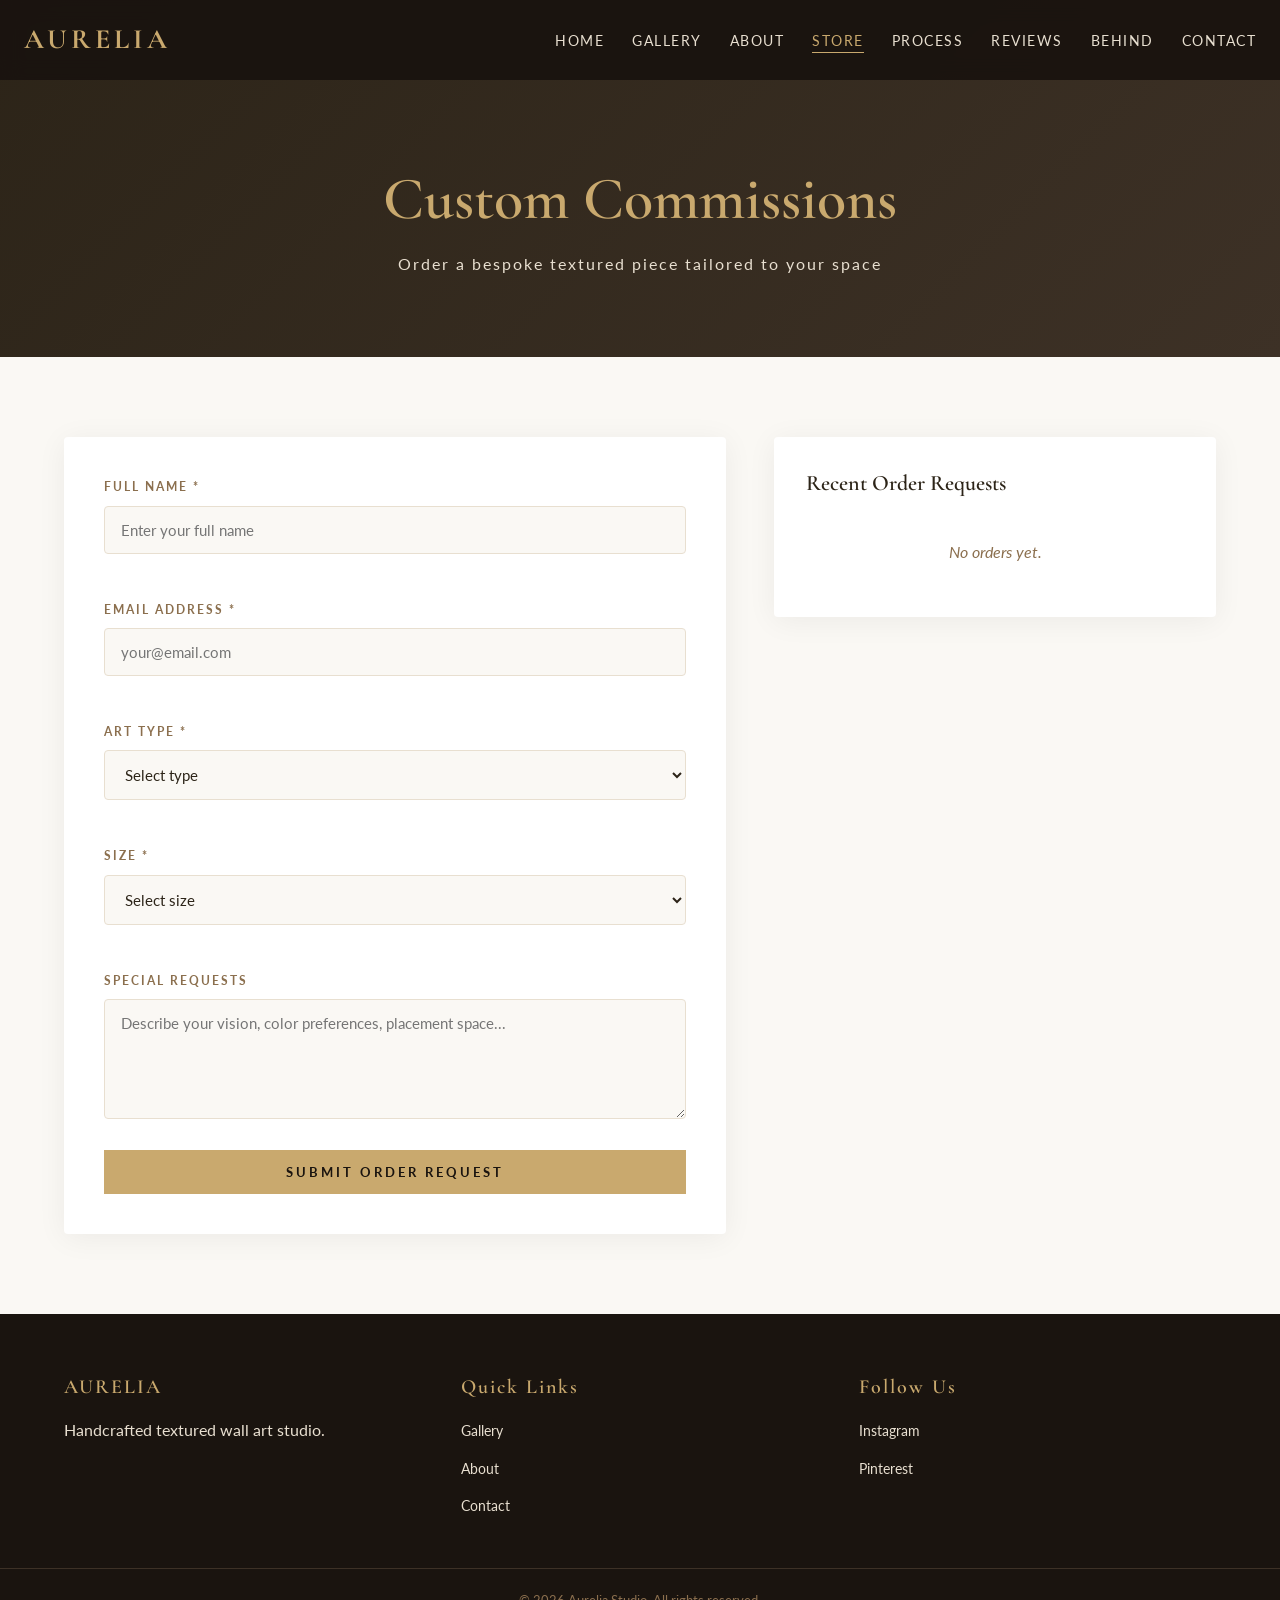
<file: art-studio/store.html>
<!DOCTYPE html>
<html lang="en">
<head>
    <meta charset="UTF-8">
    <meta name="viewport" content="width=device-width, initial-scale=1.0">
    <title>Store — AURELIA Custom Orders</title>
    <link href="https://fonts.googleapis.com/css2?family=Cormorant+Garamond:wght@400;500;600;700&family=Lato:wght@300;400;700&display=swap" rel="stylesheet">
    <link rel="stylesheet" href="styles.css">
</head>
<body>
    <nav class="navbar" id="navbar">
        <div class="nav-container">
            <a href="index.html" class="logo">AURELIA</a>
            <ul class="nav-links">
                <li><a href="index.html">Home</a></li>
                <li><a href="gallery.html">Gallery</a></li>
                <li><a href="about.html">About</a></li>
                <li><a href="store.html" class="active">Store</a></li>
                <li><a href="process.html">Process</a></li>
                <li><a href="reviews.html">Reviews</a></li>
                <li><a href="behind.html">Behind</a></li>
                <li><a href="contact.html">Contact</a></li>
            </ul>
            <button class="hamburger" id="hamburger">☰</button>
        </div>
    </nav>

    <header class="page-header">
        <h1>Custom Commissions</h1>
        <p>Order a bespoke textured piece tailored to your space</p>
    </header>

    <section class="section order-section">
        <div class="container order-container">
            <!-- Order Form -->
            <div class="order-form-wrapper">
                <form id="orderForm" class="order-form">
                    <div class="form-group">
                        <label for="name">Full Name *</label>
                        <input type="text" id="name" name="name" required placeholder="Enter your full name">
                        <span class="error-msg" id="nameError"></span>
                    </div>

                    <div class="form-group">
                        <label for="email">Email Address *</label>
                        <input type="email" id="email" name="email" required placeholder="your@email.com">
                        <span class="error-msg" id="emailError"></span>
                    </div>

                    <div class="form-group">
                        <label for="type">Art Type *</label>
                        <select id="type" name="type" required>
                            <option value="">Select type</option>
                            <option value="plaster">Textured Plaster</option>
                            <option value="canvas">Canvas Painting</option>
                            <option value="mixed">Mixed Media</option>
                            <option value="gold">Gold Leaf Accent</option>
                            <option value="diptych">Diptych Set</option>
                            <option value="triptych">Triptych Set</option>
                        </select>
                        <span class="error-msg" id="typeError"></span>
                    </div>

                    <div class="form-group">
                        <label for="size">Size *</label>
                        <select id="size" name="size" required>
                            <option value="">Select size</option>
                            <option value="small">Small (20x20") — $250</option>
                            <option value="medium">Medium (30x30") — $450</option>
                            <option value="large">Large (40x40") — $650</option>
                            <option value="xlarge">Extra Large (50x50") — $900</option>
                            <option value="custom">Custom Dimensions</option>
                        </select>
                        <span class="error-msg" id="sizeError"></span>
                    </div>

                    <div class="form-group">
                        <label for="message">Special Requests</label>
                        <textarea id="message" name="message" rows="5" placeholder="Describe your vision, color preferences, placement space..."></textarea>
                    </div>

                    <button type="submit" class="btn-primary full-width">Submit Order Request</button>
                </form>
                <div id="orderSuccess" class="success-message hidden">
                    ✓ Thank you! Your order request has been received. We'll contact you within 24 hours.
                </div>
            </div>

            <!-- Saved Orders -->
            <div class="saved-orders">
                <h3>Recent Order Requests</h3>
                <div id="ordersList">
                    <p class="empty-state">No orders yet.</p>
                </div>
                <button id="clearOrders" class="btn-secondary small hidden">Clear History</button>
            </div>
        </div>
    </section>

    <footer class="footer">
        <div class="container footer-content">
            <div class="footer-col"><h4>AURELIA</h4><p>Handcrafted textured wall art studio.</p></div>
            <div class="footer-col"><h4>Quick Links</h4><ul><li><a href="gallery.html">Gallery</a></li><li><a href="about.html">About</a></li><li><a href="contact.html">Contact</a></li></ul></div>
            <div class="footer-col"><h4>Follow Us</h4><ul><li><a href="#">Instagram</a></li><li><a href="#">Pinterest</a></li></ul></div>
        </div>
        <div class="footer-bottom"><p>&copy; 2026 Aurelia Studio. All rights reserved.</p></div>
    </footer>

    <script src="script.js"></script>
</body>
</html>
</file>
<file: art-studio/styles.css>
/* ==========================================
   AURELIA — Premium Art Studio Website
   Color Palette:
     Cream:   #F5F0E8
     Beige:   #E8DFD0
     Brown:   #8B6F4E
     Dark:    #2C2418
     Black:   #1A140F
     Gold:    #C9A96E
   ========================================== */

/* --- Reset & Base --- */
*, *::before, *::after {
    margin: 0;
    padding: 0;
    box-sizing: border-box;
}

html {
    scroll-behavior: smooth;
}

body {
    font-family: 'Lato', sans-serif;
    color: #2C2418;
    background-color: #FAF8F4;
    line-height: 1.7;
    font-size: 16px;
}

h1, h2, h3, h4, h5 {
    font-family: 'Cormorant Garamond', serif;
    font-weight: 600;
    line-height: 1.3;
}

a {
    text-decoration: none;
    color: inherit;
    transition: all 0.3s ease;
}

img {
    max-width: 100%;
    display: block;
}

.container {
    max-width: 1200px;
    margin: 0 auto;
    padding: 0 24px;
}

.section {
    padding: 80px 0;
}

.hidden {
    display: none !important;
}

/* --- Navigation --- */
.navbar {
    position: fixed;
    top: 0;
    left: 0;
    right: 0;
    z-index: 1000;
    background: rgba(26, 20, 15, 0.95);
    backdrop-filter: blur(10px);
    padding: 16px 0;
    transition: all 0.3s ease;
}

.navbar.scrolled {
    padding: 12px 0;
    box-shadow: 0 2px 20px rgba(0,0,0,0.15);
}

.nav-container {
    max-width: 1300px;
    margin: 0 auto;
    padding: 0 24px;
    display: flex;
    justify-content: space-between;
    align-items: center;
}

.logo {
    font-family: 'Cormorant Garamond', serif;
    font-size: 28px;
    font-weight: 700;
    color: #C9A96E;
    letter-spacing: 4px;
}

.nav-links {
    display: flex;
    list-style: none;
    gap: 28px;
}

.nav-links a {
    color: #E8DFD0;
    font-size: 14px;
    letter-spacing: 1.5px;
    text-transform: uppercase;
    position: relative;
    padding: 4px 0;
}

.nav-links a::after {
    content: '';
    position: absolute;
    bottom: 0;
    left: 0;
    width: 0;
    height: 1px;
    background: #C9A96E;
    transition: width 0.3s ease;
}

.nav-links a:hover::after,
.nav-links a.active::after {
    width: 100%;
}

.nav-links a.active,
.nav-links a:hover {
    color: #C9A96E;
}

.hamburger {
    display: none;
    background: none;
    border: none;
    font-size: 24px;
    color: #C9A96E;
    cursor: pointer;
}

/* --- Hero Section --- */
.hero {
    height: 100vh;
    display: flex;
    align-items: center;
    justify-content: center;
    text-align: center;
    position: relative;
    background: linear-gradient(
        135deg,
        rgba(26, 20, 15, 0.85),
        rgba(44, 36, 24, 0.7)
    ), url('https://i.pinimg.com/originals/99/26/24/99262421d5649f097edfb420269f70f7.jpg') center/cover no-repeat;
    color: #F5F0E8;
    overflow: hidden;
}

.hero::before {
    content: '';
    position: absolute;
    inset: 0;
    background: rgba(0,0,0,0.2);
}

.hero-content {
    position: relative;
    z-index: 1;
    max-width: 800px;
    padding: 0 24px;
    animation: fadeInUp 1s ease;
}

.hero .subtitle {
    font-size: 14px;
    letter-spacing: 6px;
    text-transform: uppercase;
    color: #C9A96E;
    margin-bottom: 16px;
}

.hero h1 {
    font-size: clamp(40px, 6vw, 80px);
    font-weight: 700;
    margin-bottom: 20px;
    color: #F5F0E8;
}

.hero .description {
    font-size: 18px;
    color: #E8DFD0;
    margin-bottom: 36px;
    max-width: 600px;
    margin-left: auto;
    margin-right: auto;
}

/* --- Buttons --- */
.btn-primary {
    display: inline-block;
    background: #C9A96E;
    color: #1A140F;
    padding: 14px 36px;
    font-size: 13px;
    letter-spacing: 3px;
    text-transform: uppercase;
    font-weight: 700;
    border: none;
    cursor: pointer;
    transition: all 0.3s ease;
    font-family: 'Lato', sans-serif;
}

.btn-primary:hover {
    background: #D4B87D;
    transform: translateY(-2px);
    box-shadow: 0 8px 25px rgba(201, 169, 110, 0.3);
}

.btn-secondary {
    display: inline-block;
    background: transparent;
    color: #C9A96E;
    padding: 14px 36px;
    font-size: 13px;
    letter-spacing: 3px;
    text-transform: uppercase;
    font-weight: 700;
    border: 2px solid #C9A96E;
    cursor: pointer;
    transition: all 0.3s ease;
    font-family: 'Lato', sans-serif;
}

.btn-secondary:hover {
    background: #C9A96E;
    color: #1A140F;
    transform: translateY(-2px);
}

.btn-secondary.small {
    padding: 8px 16px;
    font-size: 11px;
    margin-top: 12px;
}

.full-width {
    width: 100%;
}

/* --- Page Header --- */
.page-header {
    text-align: center;
    padding: 160px 24px 80px;
    background: linear-gradient(
        135deg,
        #2C2418,
        #3D3126
    );
    color: #F5F0E8;
}

.page-header h1 {
    font-size: clamp(36px, 5vw, 60px);
    margin-bottom: 12px;
    color: #C9A96E;
}

.page-header p {
    font-size: 16px;
    color: #E8DFD0;
    letter-spacing: 2px;
}

/* --- Section Titles --- */
.section-title {
    text-align: center;
    font-size: clamp(32px, 4vw, 48px);
    color: #2C2418;
    margin-bottom: 48px;
    position: relative;
    padding-bottom: 20px;
}

.section-title::after {
    content: '';
    position: absolute;
    bottom: 0;
    left: 50%;
    transform: translateX(-50%);
    width: 60px;
    height: 2px;
    background: #C9A96E;
}

/* --- Featured Grid --- */
.featured-grid {
    display: grid;
    grid-template-columns: repeat(auto-fit, minmax(320px, 1fr));
    gap: 32px;
}

.featured-card {
    background: #FFFFFF;
    overflow: hidden;
    box-shadow: 0 4px 20px rgba(0,0,0,0.06);
    transition: all 0.4s ease;
}

.featured-card:hover {
    transform: translateY(-8px);
    box-shadow: 0 12px 40px rgba(0,0,0,0.12);
}

.featured-card img {
    width: 100%;
    height: 320px;
    object-fit: cover;
    transition: transform 0.5s ease;
}

.featured-card:hover img {
    transform: scale(1.05);
}

.featured-info {
    padding: 24px;
    text-align: center;
}

.featured-info h3 {
    font-size: 22px;
    margin-bottom: 8px;
    color: #2C2418;
}

.featured-info p {
    font-size: 14px;
    color: #8B6F4E;
    letter-spacing: 1px;
}

/* --- CTA Section --- */
.cta-section {
    background: linear-gradient(135deg, #2C2418, #1A140F);
    text-align: center;
    color: #F5F0E8;
    padding: 100px 24px;
}

.cta-section h2 {
    font-size: clamp(28px, 4vw, 48px);
    margin-bottom: 16px;
    color: #C9A96E;
}

.cta-section p {
    font-size: 18px;
    color: #E8DFD0;
    margin-bottom: 32px;
    max-width: 600px;
    margin-left: auto;
    margin-right: auto;
}

/* --- Gallery --- */
.filter-section {
    padding: 32px 0 0;
}

.filter-buttons {
    display: flex;
    justify-content: center;
    flex-wrap: wrap;
    gap: 12px;
    margin-bottom: 40px;
}

.filter-btn {
    padding: 10px 24px;
    background: transparent;
    border: 1px solid #C9A96E;
    color: #8B6F4E;
    font-size: 12px;
    letter-spacing: 2px;
    text-transform: uppercase;
    cursor: pointer;
    transition: all 0.3s ease;
    font-family: 'Lato', sans-serif;
}

.filter-btn:hover,
.filter-btn.active {
    background: #C9A96E;
    color: #1A140F;
}

.gallery-grid {
    display: grid;
    grid-template-columns: repeat(auto-fill, minmax(280px, 1fr));
    gap: 20px;
}

.gallery-item {
    position: relative;
    overflow: hidden;
    cursor: pointer;
    aspect-ratio: 4/3;
}

.gallery-item img {
    width: 100%;
    height: 100%;
    object-fit: cover;
    transition: transform 0.6s ease;
}

.gallery-item:hover img {
    transform: scale(1.1);
}

.overlay {
    position: absolute;
    inset: 0;
    background: rgba(26, 20, 15, 0.85);
    display: flex;
    flex-direction: column;
    align-items: center;
    justify-content: center;
    opacity: 0;
    transition: opacity 0.4s ease;
    color: #F5F0E8;
    text-align: center;
    padding: 20px;
}

.gallery-item:hover .overlay {
    opacity: 1;
}

.overlay h3 {
    font-size: 22px;
    margin-bottom: 8px;
    color: #C9A96E;
    transform: translateY(10px);
    transition: transform 0.4s ease 0.1s;
}

.overlay span {
    font-size: 12px;
    letter-spacing: 2px;
    text-transform: uppercase;
    color: #E8DFD0;
    transform: translateY(10px);
    transition: transform 0.4s ease 0.15s;
}

.gallery-item:hover .overlay h3,
.gallery-item:hover .overlay span {
    transform: translateY(0);
}

.gallery-item.fade-out {
    opacity: 0;
    transform: scale(0.9);
    transition: all 0.3s ease;
}

.gallery-item.fade-in {
    opacity: 1;
    transform: scale(1);
    transition: all 0.5s ease;
}

/* --- About Page --- */
.about-grid {
    display: grid;
    grid-template-columns: 1fr 1fr;
    gap: 60px;
    align-items: center;
}

.about-image img {
    width: 100%;
    height: 500px;
    object-fit: cover;
    border-radius: 4px;
}

.about-text h2 {
    font-size: 42px;
    color: #2C2418;
    margin-bottom: 8px;
}

.about-text h3 {
    font-size: 18px;
    color: #C9A96E;
    letter-spacing: 3px;
    text-transform: uppercase;
    margin-bottom: 24px;
    font-weight: 500;
}

.about-text p {
    margin-bottom: 16px;
    color: #4A3F35;
}

.stats {
    display: grid;
    grid-template-columns: repeat(3, 1fr);
    gap: 24px;
    margin-top: 32px;
    padding-top: 32px;
    border-top: 1px solid #E8DFD0;
}

.stat {
    text-align: center;
}

.stat .number {
    display: block;
    font-family: 'Cormorant Garamond', serif;
    font-size: 36px;
    font-weight: 700;
    color: #C9A96E;
}

.stat .label {
    font-size: 12px;
    letter-spacing: 2px;
    text-transform: uppercase;
    color: #8B6F4E;
}

.process-grid {
    display: grid;
    grid-template-columns: repeat(auto-fit, minmax(280px, 1fr));
    gap: 32px;
}

.process-step {
    text-align: center;
}

.process-step img {
    width: 100%;
    height: 240px;
    object-fit: cover;
    margin-bottom: 20px;
    border-radius: 4px;
}

.process-step h3 {
    font-size: 22px;
    margin-bottom: 8px;
    color: #2C2418;
}

.process-step p {
    color: #8B6F4E;
    font-size: 14px;
}

/* --- Order Form (Store & Contact) --- */
.order-container {
    display: grid;
    grid-template-columns: 1.5fr 1fr;
    gap: 48px;
    align-items: start;
}

.order-form {
    background: #FFFFFF;
    padding: 40px;
    box-shadow: 0 4px 30px rgba(0,0,0,0.06);
    border-radius: 4px;
}

.form-group {
    margin-bottom: 24px;
}

.form-group label {
    display: block;
    font-size: 12px;
    letter-spacing: 2px;
    text-transform: uppercase;
    color: #8B6F4E;
    margin-bottom: 8px;
    font-weight: 700;
}

.form-group input,
.form-group select,
.form-group textarea {
    width: 100%;
    padding: 14px 16px;
    border: 1px solid #E8DFD0;
    background: #FAF8F4;
    font-family: 'Lato', sans-serif;
    font-size: 15px;
    color: #2C2418;
    transition: all 0.3s ease;
    border-radius: 4px;
}

.form-group input:focus,
.form-group select:focus,
.form-group textarea:focus {
    outline: none;
    border-color: #C9A96E;
    box-shadow: 0 0 0 3px rgba(201, 169, 110, 0.15);
}

.error-msg {
    display: block;
    color: #C0392B;
    font-size: 12px;
    margin-top: 6px;
    min-height: 16px;
}

.success-message {
    background: #E8F5E9;
    color: #2E7D32;
    padding: 20px;
    text-align: center;
    border-radius: 4px;
    font-size: 15px;
    margin-top: 20px;
    animation: fadeIn 0.5s ease;
}

.saved-orders {
    background: #FFFFFF;
    padding: 32px;
    box-shadow: 0 4px 30px rgba(0,0,0,0.06);
    border-radius: 4px;
}

.saved-orders h3 {
    font-size: 22px;
    margin-bottom: 20px;
    color: #2C2418;
}

.order-card {
    background: #FAF8F4;
    padding: 16px;
    border-left: 3px solid #C9A96E;
    margin-bottom: 12px;
    border-radius: 4px;
}

.order-card p {
    font-size: 14px;
    margin-bottom: 4px;
}

.order-card .order-date {
    font-size: 11px;
    color: #8B6F4E;
    letter-spacing: 1px;
}

.empty-state {
    color: #8B6F4E;
    font-style: italic;
    text-align: center;
    padding: 20px;
}

/* --- Contact --- */
.contact-grid {
    display: grid;
    grid-template-columns: 1fr 1.5fr;
    gap: 48px;
    align-items: start;
}

.contact-info h2 {
    font-size: 32px;
    margin-bottom: 32px;
    color: #2C2418;
}

.contact-item {
    margin-bottom: 28px;
}

.contact-item h4 {
    font-family: 'Lato', sans-serif;
    font-size: 14px;
    letter-spacing: 2px;
    text-transform: uppercase;
    color: #C9A96E;
    margin-bottom: 8px;
}

.contact-item p {
    color: #4A3F35;
    line-height: 1.8;
}

/* --- Process Timeline --- */
.process-timeline {
    position: relative;
    max-width: 800px;
    margin: 0 auto;
}

.process-timeline::before {
    content: '';
    position: absolute;
    left: 40px;
    top: 0;
    bottom: 0;
    width: 2px;
    background: #E8DFD0;
}

.timeline-step {
    display: flex;
    gap: 32px;
    margin-bottom: 48px;
    position: relative;
}

.timeline-number {
    flex-shrink: 0;
    width: 80px;
    height: 80px;
    background: #2C2418;
    color: #C9A96E;
    display: flex;
    align-items: center;
    justify-content: center;
    font-family: 'Cormorant Garamond', serif;
    font-size: 28px;
    font-weight: 700;
    border-radius: 50%;
    position: relative;
    z-index: 1;
}

.timeline-content {
    background: #FFFFFF;
    padding: 32px;
    border-radius: 4px;
    box-shadow: 0 4px 20px rgba(0,0,0,0.06);
    flex: 1;
}

.timeline-content img {
    width: 100%;
    height: 200px;
    object-fit: cover;
    margin-bottom: 20px;
    border-radius: 4px;
}

.timeline-content h3 {
    font-size: 24px;
    margin-bottom: 12px;
    color: #2C2418;
}

.timeline-content p {
    color: #8B6F4E;
}

/* --- Reviews --- */
.reviews-grid {
    display: grid;
    grid-template-columns: repeat(auto-fit, minmax(320px, 1fr));
    gap: 24px;
}

.review-card {
    background: #FFFFFF;
    padding: 32px;
    border-radius: 4px;
    box-shadow: 0 4px 20px rgba(0,0,0,0.06);
    transition: all 0.3s ease;
}

.review-card:hover {
    transform: translateY(-4px);
    box-shadow: 0 8px 30px rgba(0,0,0,0.1);
}

.stars {
    color: #C9A96E;
    font-size: 18px;
    margin-bottom: 16px;
    letter-spacing: 2px;
}

.review-card p {
    font-style: italic;
    color: #4A3F35;
    margin-bottom: 20px;
    line-height: 1.8;
}

.reviewer {
    border-top: 1px solid #E8DFD0;
    padding-top: 16px;
}

.reviewer strong {
    display: block;
    font-size: 15px;
    color: #2C2418;
}

.reviewer span {
    font-size: 13px;
    color: #8B6F4E;
}

.review-form-container {
    max-width: 600px;
    margin: 0 auto;
}

/* --- Behind the Scenes --- */
.behind-masonry {
    display: grid;
    grid-template-columns: repeat(3, 1fr);
    gap: 20px;
}

.behind-item {
    position: relative;
    overflow: hidden;
    border-radius: 4px;
}

.behind-item.large {
    grid-column: span 2;
}

.behind-item img {
    width: 100%;
    height: 100%;
    object-fit: cover;
    min-height: 250px;
    transition: transform 0.6s ease;
}

.behind-item:hover img {
    transform: scale(1.05);
}

.behind-overlay {
    position: absolute;
    inset: 0;
    background: rgba(26, 20, 15, 0.7);
    display: flex;
    align-items: center;
    justify-content: center;
    opacity: 0;
    transition: opacity 0.4s ease;
}

.behind-item:hover .behind-overlay {
    opacity: 1;
}

.behind-overlay h4 {
    color: #C9A96E;
    font-family: 'Cormorant Garamond', serif;
    font-size: 22px;
    letter-spacing: 2px;
    text-transform: uppercase;
}

.quote-section {
    text-align: center;
    padding: 60px 0;
}

.quote-section blockquote {
    font-family: 'Cormorant Garamond', serif;
    font-size: clamp(24px, 3vw, 36px);
    font-style: italic;
    color: #2C2418;
    max-width: 800px;
    margin: 0 auto;
    line-height: 1.5;
}

.quote-section cite {
    display: block;
    margin-top: 16px;
    font-size: 16px;
    color: #8B6F4E;
    font-style: normal;
    letter-spacing: 2px;
}

/* --- Footer --- */
.footer {
    background: #1A140F;
    color: #E8DFD0;
    padding: 60px 0 0;
}

.footer-content {
    display: grid;
    grid-template-columns: repeat(auto-fit, minmax(200px, 1fr));
    gap: 40px;
    padding-bottom: 40px;
}

.footer-col h4 {
    font-family: 'Cormorant Garamond', serif;
    font-size: 20px;
    color: #C9A96E;
    margin-bottom: 16px;
    letter-spacing: 2px;
}

.footer-col ul {
    list-style: none;
}

.footer-col ul li {
    margin-bottom: 10px;
}

.footer-col ul a {
    color: #E8DFD0;
    font-size: 14px;
    transition: all 0.3s ease;
}

.footer-col ul a:hover {
    color: #C9A96E;
    padding-left: 4px;
}

.footer-bottom {
    border-top: 1px solid #3D3126;
    padding: 20px 0;
    text-align: center;
    font-size: 13px;
    color: #8B6F4E;
}

/* --- Animations --- */
@keyframes fadeInUp {
    from {
        opacity: 0;
        transform: translateY(30px);
    }
    to {
        opacity: 1;
        transform: translateY(0);
    }
}

@keyframes fadeIn {
    from { opacity: 0; }
    to { opacity: 1; }
}

.animate-on-scroll {
    opacity: 0;
    transform: translateY(30px);
    transition: all 0.8s ease;
}

.animate-on-scroll.visible {
    opacity: 1;
    transform: translateY(0);
}

/* --- Responsive --- */
@media (max-width: 992px) {
    .nav-links {
        display: none;
        position: absolute;
        top: 100%;
        left: 0;
        right: 0;
        background: rgba(26, 20, 15, 0.98);
        flex-direction: column;
        padding: 20px;
        gap: 16px;
    }

    .nav-links.active {
        display: flex;
    }

    .hamburger {
        display: block;
    }

    .about-grid,
    .order-container,
    .contact-grid {
        grid-template-columns: 1fr;
    }

    .about-image img {
        height: 350px;
    }

    .behind-masonry {
        grid-template-columns: repeat(2, 1fr);
    }

    .behind-item.large {
        grid-column: span 1;
    }

    .timeline-step {
        gap: 20px;
    }

    .timeline-number {
        width: 60px;
        height: 60px;
        font-size: 22px;
    }

    .process-timeline::before {
        left: 30px;
    }
}

@media (max-width: 600px) {
    .section {
        padding: 50px 0;
    }

    .page-header {
        padding: 130px 20px 60px;
    }

    .gallery-grid {
        grid-template-columns: 1fr;
    }

    .reviews-grid {
        grid-template-columns: 1fr;
    }

    .behind-masonry {
        grid-template-columns: 1fr;
    }

    .order-form {
        padding: 24px;
    }

    .stats {
        grid-template-columns: 1fr;
        gap: 16px;
    }
}
</file>
